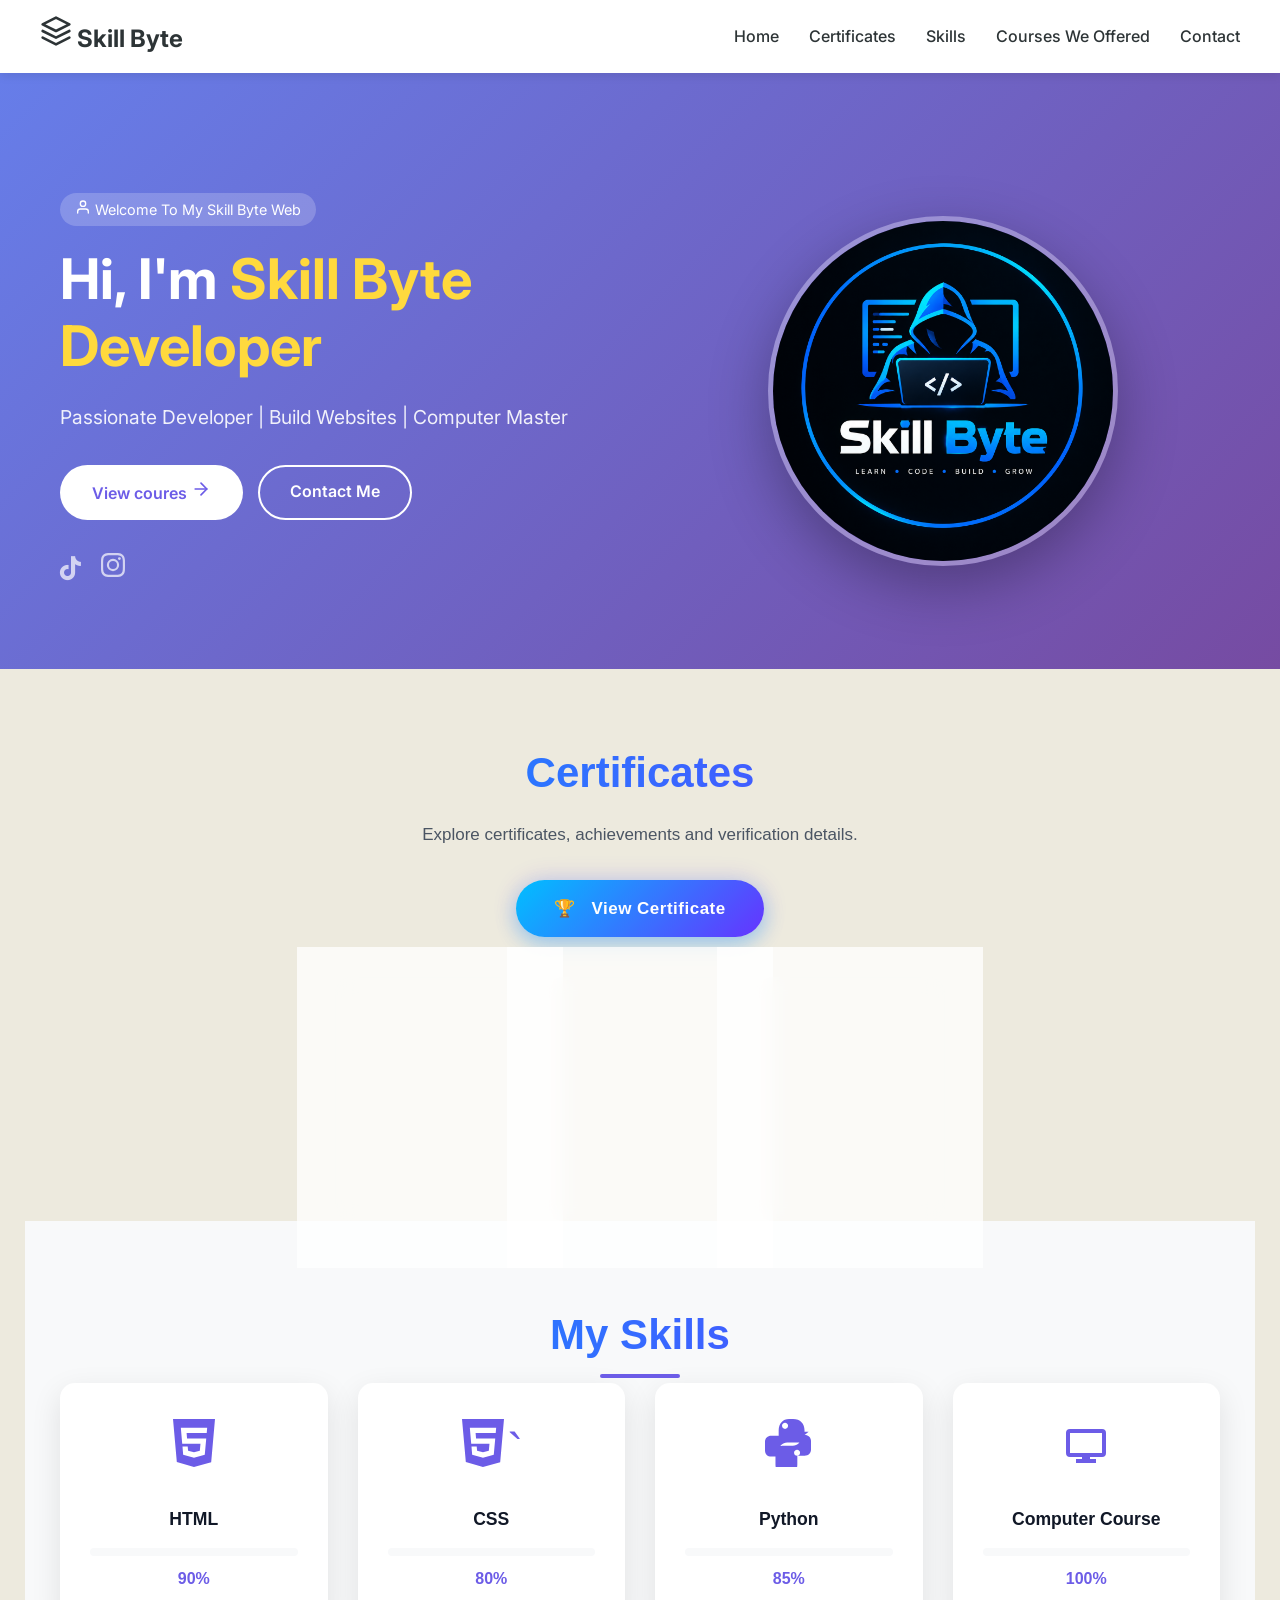
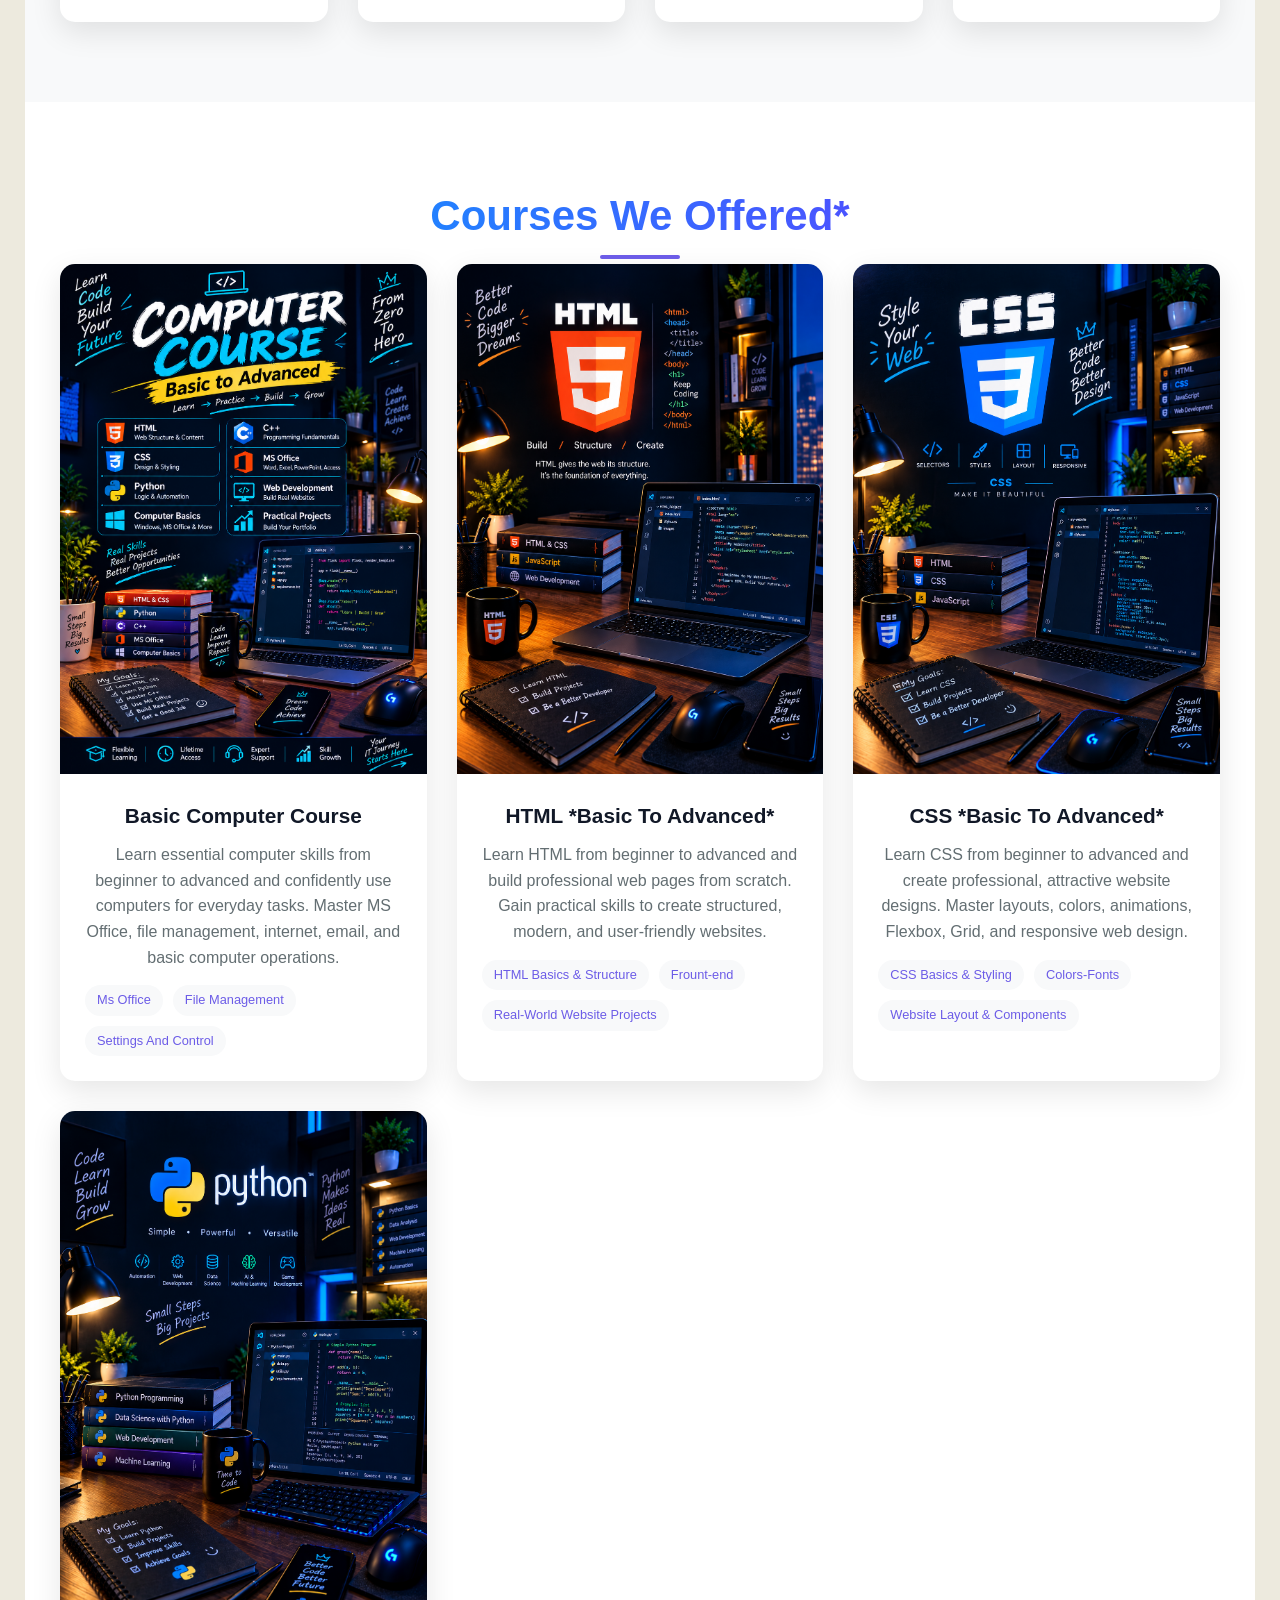
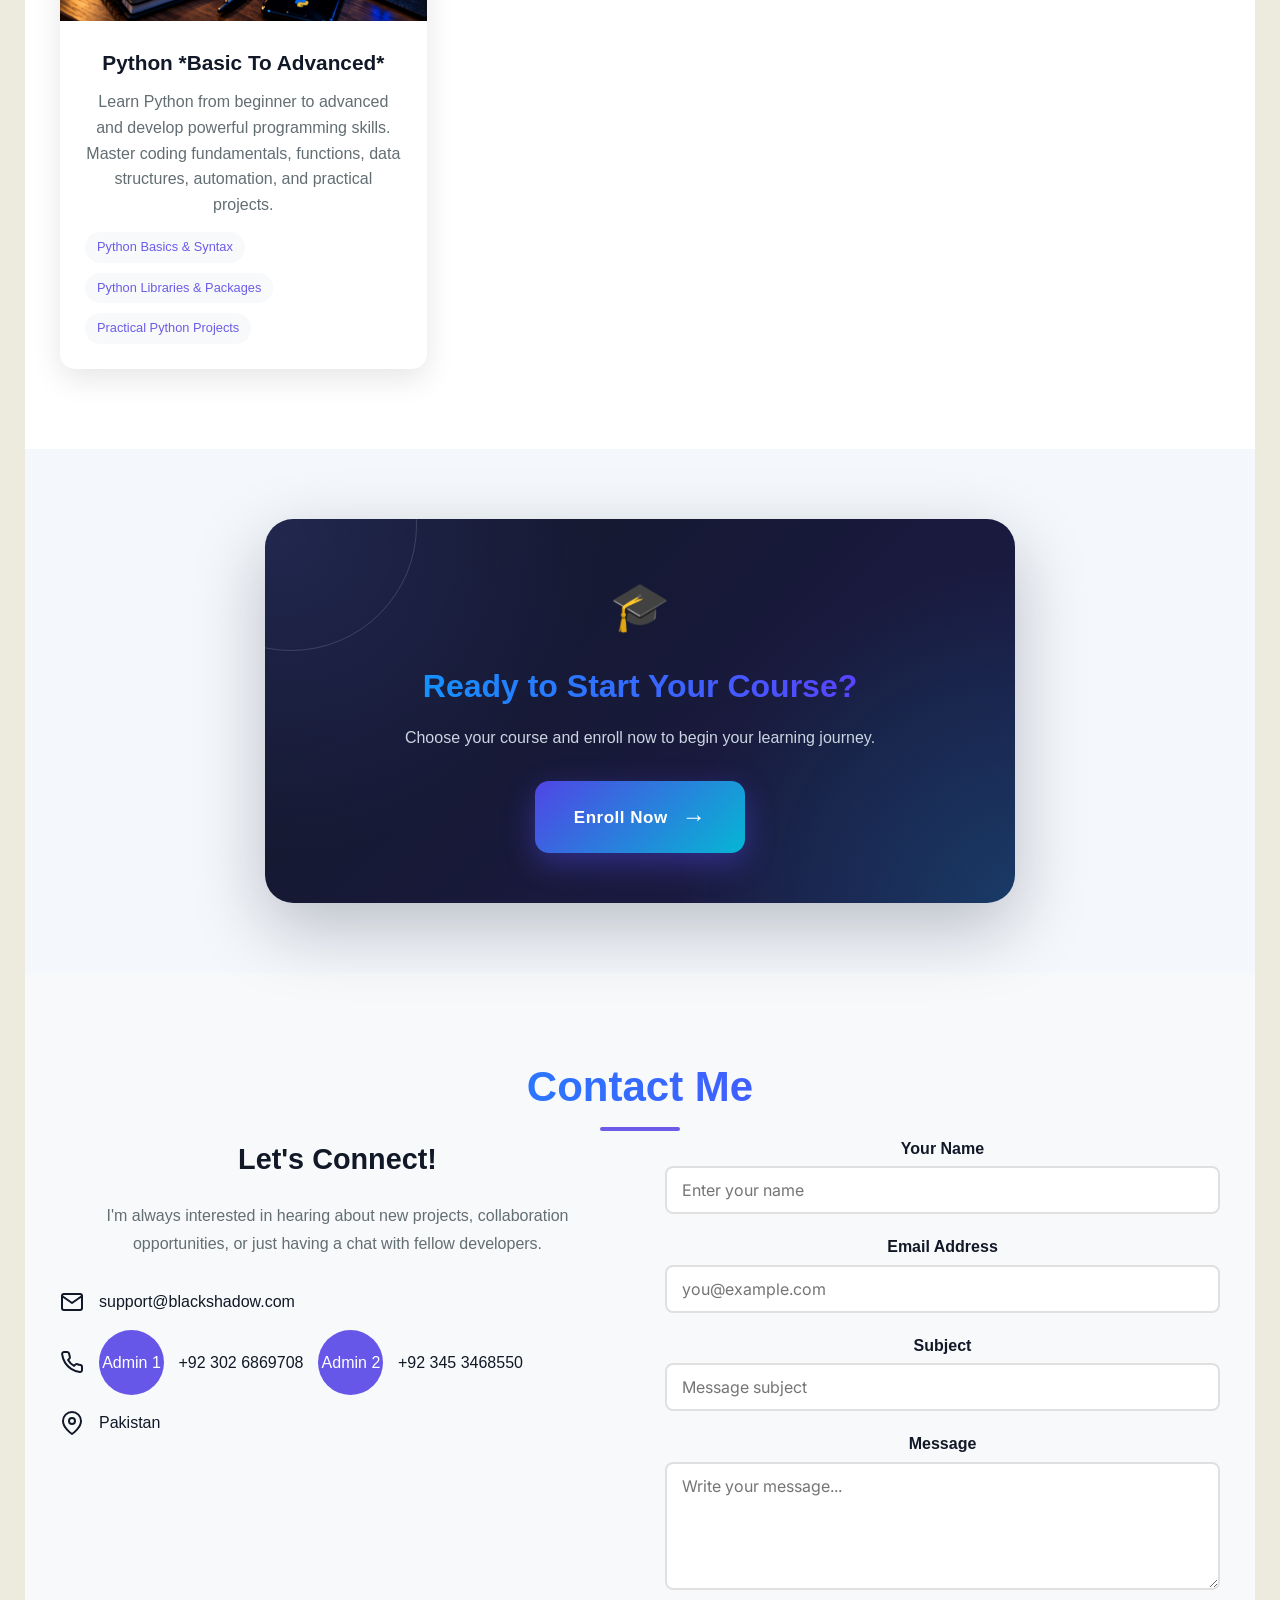
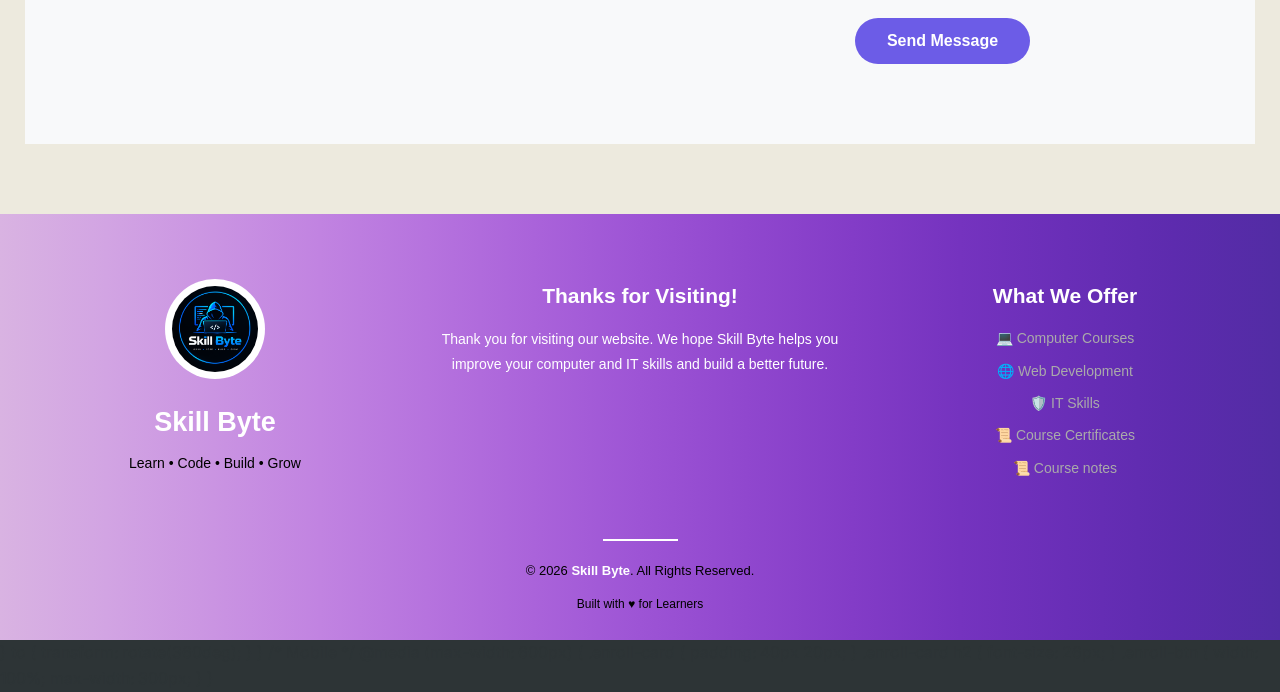
<file: MyPortifolio/index.html>
<!DOCTYPE html>
<html lang="en">
<head>
    <meta charset="UTF-8">
    <meta name="viewport" content="width=device-width, initial-scale=1.0">
    <title> SKILL BYTE</title>
     <link rel="icon" type="image/png" href="my.png">
    <!-- Google Fonts -->
    <link href="https://fonts.googleapis.com/css2?family=Inter:wght@300;400;600;700;800&display=swap" rel="stylesheet">
    
    <!-- Font Awesome Icons -->
    <link rel="stylesheet" href="https://cdnjs.cloudflare.com/ajax/libs/font-awesome/6.0.0/css/all.min.css">
    
    <!-- CSS -->
    <link rel="stylesheet" href="style.css">
</head>
<body>
    
    <a href="#main-content" class="skip-link">Skip to main content</a>
    <header class="header" role="banner">
        <div class="container header-content">
            <div class="logo">
                <a href="#home" aria-label="Home">
                    <svg class="logo-icon" width="32" height="32" viewBox="0 0 24 24" fill="none" stroke="currentColor" stroke-width="2" stroke-linecap="round" stroke-linejoin="round">
                        <path d="M12 2L2 7l10 5 10-5-10-5z"/>
                        <path d="M2 17l10 5 10-5"/>
                        <path d="M2 12l10 5 10-5"/>
                    </svg>
                    <span class="logo-text">Skill Byte</span>
                </a>
            </div>
            
            <nav class="nav" aria-label="Main navigation">
                <ul class="nav-links" role="menubar">
                    <li role="none"><a href="#home" role="menuitem">Home</a></li>
                    <li role="none"><a href="#certificates" role="menuitem">Certificates</a></li>
                    <li role="none"><a href="#skills" role="menuitem">Skills</a></li>
                    <li role="none"><a href="#projects" role="menuitem">Courses We Offered</a></li>
                    <li role="none"><a href="#contact" role="menuitem">Contact</a></li>
                </ul>
            </nav>
            
            <!-- Mobile Menu Button -->
            <button class="menu-toggle" aria-label="Toggle navigation menu" aria-expanded="false">
                <svg width="24" height="24" viewBox="0 0 24 24" fill="none" stroke="currentColor" stroke-width="2" stroke-linecap="round" stroke-linejoin="round">
                    <line x1="3" y1="12" x2="21" y2="12"/>
                    <line x1="3" y1="6" x2="21" y2="6"/>
                    <line x1="3" y1="18" x2="21" y2="18"/>
                </svg>
            </button>
        </div>
    </header>

    <!-- Course Admission Moving Line -->
    <div class="admission-ticker">
        <div class="admission-text">
            📢 Course Admission Ends: 2/2/2026 &nbsp; • &nbsp; Enroll Now!
        </div>
    </div>

    <style>
        .admission-ticker {
            width: 100%;
            overflow: hidden;
            background: linear-gradient(90deg, #667eea, #764ba2);
            padding: 12px 0;
            white-space: nowrap;
            cursor: pointer;
        }

        .admission-text {
            display: inline-block;
            color: white;
            font-size: 18px;
            font-weight: 600;
            padding-left: 100%;
            animation: admissionMove 12s linear infinite;
        }

        .admission-ticker:hover .admission-text {
            animation-play-state: paused;
        }

        @keyframes admissionMove {
            from {
                transform: translateX(0);
            }
            to {
                transform: translateX(-100%);
            }
        }
    </style>

    <main id="main-content" role="main">
        <section id="home" class="hero" aria-labelledby="hero-title">
            <div class="container hero-content">
                <div class="hero-text">
                    <span class="hero-badge">
                        <svg width="16" height="16" viewBox="0 0 24 24" fill="none" stroke="currentColor" stroke-width="2" stroke-linecap="round" stroke-linejoin="round">
                            <path d="M20 21v-2a4 4 0 0 0-4-4H8a4 4 0 0 0-4 4v2"/>
                            <circle cx="12" cy="7" r="4"/>
                        </svg>
                        Welcome To My Skill Byte Web
                    </span>
                    
                    <h1 id="hero-title" class="hero-title">
                        Hi, I'm <span class="highlight"> Skill Byte Developer</span>
                        
                    </h1>
                    
                    <p class="hero-subtitle">
                        Passionate Developer | Build Websites | Computer Master
                    </p>
                    
                    <div class="hero-buttons">
                        <a href="#projects" class="btn btn-primary">
                            View coures
                            <svg width="20" height="20" viewBox="0 0 24 24" fill="none" stroke="currentColor" stroke-width="2" stroke-linecap="round" stroke-linejoin="round">
                                <line x1="5" y1="12" x2="19" y2="12"/>
                                <polyline points="12 5 19 12 12 19"/>
                            </svg>
                        </a>
                        <a href="#contact" class="btn btn-secondary">
                            Contact Me
                        </a>
                    </div>
                    
                    <div class="hero-social">
                            <a href="https://www.tiktok.com/@mutlib000?is_from_webapp=1&sender_device=pc" target="_blank" rel="noopener">
    <i class="fab fa-tiktok"></i>
</a>
                        </a>
                        <a href="https://Instagram.com/aneesnawaz.369" target="_blank" rel="noopener noreferrer" aria-label="Instagram">
                            <svg width="24" height="24" viewBox="0 0 24 24" fill="currentColor">
                                <path d="M12 2.163c3.204 0 3.584.012 4.85.07 3.252.148 4.771 1.691 4.919 4.919.058 1.265.069 1.645.069 4.849 0 3.205-.012 3.584-.069 4.849-.149 3.225-1.664 4.771-4.919 4.919-1.266.058-1.644.07-4.85.07-3.204 0-3.584-.012-4.849-.07-3.26-.149-4.771-1.699-4.919-4.92-.058-1.265-.07-1.644-.07-4.849 0-3.204.013-3.583.07-4.849.149-3.227 1.664-4.771 4.919-4.919 1.266-.057 1.645-.069 4.849-.069zM12 0C8.741 0 8.333.014 7.053.072 2.695.272.273 2.69.073 7.052.014 8.333 0 8.741 0 12c0 3.259.014 3.668.072 4.948.2 4.358 2.618 6.78 6.98 6.98C8.333 23.986 8.741 24 12 24c3.259 0 3.668-.014 4.948-.072 4.354-.2 6.782-2.618 6.979-6.98.059-1.28.073-1.689.073-4.948 0-3.259-.014-3.667-.072-4.947-.196-4.354-2.617-6.78-6.979-6.98C15.668.014 15.259 0 12 0zm0 5.838a6.162 6.162 0 1 0 0 12.324 6.162 6.162 0 0 0 0-12.324zM12 16a4 4 0 1 1 0-8 4 4 0 0 1 0 8zm6.406-11.845a1.44 1.44 0 1 0 0 2.881 1.44 1.44 0 0 0 0-2.881z"/>
                            </svg>
                        </a>
                    </div>
                </div>
                
                <div class="hero-image">
                    <div class="profile-image-wrapper">
                        <img src="my.png" alt="Muhammad aneesnawaz - Cybersecurity Developer" loading="lazy">
                    </div>
                </div>
            </div>
        </section>
        <!--Certificate Whole Button code-->
<section>
 <!-- ================= CERTIFICATE SECTION ================= -->
<section id="certificates" class="certificate-section">

    <style>
        /* ===== CERTIFICATE SECTION ===== */

        .certificate-section {
            max-width: 100%;
            margin: 0 auto;
            padding: 70px 25px;
            text-align: center;
            font-family: Arial, sans-serif;

            /* Alabaster Background */
            background: #EDEADE;

            color: #111827;
        }

        /* ===== HEADING ===== */

        .certificate-section h2 {
            font-size: 42px;
            margin: 0 0 15px;
            font-weight: 800;

            background: linear-gradient(
                90deg,
                #00a8ff,
                #6c2cff,
                #e52e91
            );

            -webkit-background-clip: text;
            -webkit-text-fill-color: transparent;

            background-size: 200% auto;
            animation: gradientMove 4s linear infinite;
        }

        /* ===== DESCRIPTION ===== */

        .certificate-subtitle {
            color: #4b5563;
            font-size: 17px;

            margin: 0 auto 32px;

            max-width: 650px;

            line-height: 1.6;

            text-align: center;
        }

        /* ===== VIEW CERTIFICATE BUTTON ===== */

        .certificate-btn {
            display: inline-flex;

            align-items: center;
            justify-content: center;

            padding: 15px 38px;

            border-radius: 50px;

            text-decoration: none;

            color: #ffffff;

            font-size: 17px;
            font-weight: bold;

            letter-spacing: 0.5px;

            background: linear-gradient(
                135deg,
                #00bfff,
                #6633ff,
                #ed3b9a
            );

            background-size: 200% 200%;

            box-shadow:
                0 8px 20px rgba(0, 170, 255, 0.30),
                0 0 25px rgba(102, 51, 255, 0.20);

            transition: all 0.35s ease;

            margin: 0 auto;
        }

        /* Button Hover */

        .certificate-btn:hover {
            transform: translateY(-5px) scale(1.04);

            background-position: 100% 50%;

            box-shadow:
                0 12px 30px rgba(0, 170, 255, 0.45),
                0 0 40px rgba(102, 51, 255, 0.35),
                0 0 60px rgba(237, 59, 154, 0.25);
        }

        /* ===== CERTIFICATE CARDS CONTAINER ===== */

        .certificate-points {
            display: flex;

            justify-content: center;

            align-items: stretch;

            gap: 20px;

            margin-top: 40px;

            flex-wrap: wrap;
        }

        /* ===== CERTIFICATE CARD ===== */

        .certificate-card {
            width: 190px;

            padding: 25px 18px;

            border-radius: 18px;

            background: rgba(255, 255, 255, 0.75);

            border: 1px solid rgba(80, 80, 80, 0.18);

            box-shadow:
                0 8px 25px rgba(0, 0, 0, 0.08);

            backdrop-filter: blur(10px);

            transition: all 0.35s ease;
        }

        /* ===== CARD HOVER ===== */

        .certificate-card:hover {
            transform: translateY(-9px);

            border-color: #00a8ff;

            box-shadow:
                0 15px 35px rgba(0, 168, 255, 0.20),
                0 0 25px rgba(102, 51, 255, 0.12);
        }

        /* ===== CENTER ICON ===== */

        .certificate-icon {
            display: flex;

            align-items: center;
            justify-content: center;

            margin: 0 auto 12px;

            width: 55px;
            height: 55px;

            border-radius: 50%;

            font-size: 27px;

            background: linear-gradient(
                135deg,
                #00bfff,
                #6633ff
            );

            box-shadow:
                0 5px 15px rgba(0, 150, 255, 0.25);

            transition: all 0.35s ease;
        }

        /* Icon Hover */

        .certificate-card:hover .certificate-icon {
            transform: scale(1.12) rotate(5deg);

            box-shadow:
                0 8px 25px rgba(0, 170, 255, 0.40);
        }

        /* ===== CARD TITLE ===== */

        .certificate-card h3 {
            margin: 8px 0;

            font-size: 17px;

            color: #111827;

            text-align: center;
        }

        /* ===== CARD DESCRIPTION ===== */

        .certificate-card p {
            margin: 8px 0 0;

            font-size: 13px;

            color: #596273;

            line-height: 1.6;

            text-align: center;
        }

        /* ===== GRADIENT ANIMATION ===== */

        @keyframes gradientMove {

            0% {
                background-position: 0% 50%;
            }

            50% {
                background-position: 100% 50%;
            }

            100% {
                background-position: 0% 50%;
            }
        }

        /* ===== MOBILE RESPONSIVE ===== */

        @media (max-width: 600px) {

            .certificate-section {
                padding: 55px 18px;
            }

            .certificate-section h2 {
                font-size: 34px;
            }

            .certificate-subtitle {
                font-size: 15px;
            }

            .certificate-card {
                width: 100%;
                max-width: 280px;
            }
        }

    </style>
 
<h2 id="certificates-title">Certificates</h2>

<p class="certificate-subtitle">
    Explore certificates, achievements and verification details.
</p>

<a href="certficate.html" target="_blank" class="certificate-btn">
    🏆 &nbsp; View Certificate
</a>

<div class="certificate-points">

    <div class="certificate-card">
        <div class="certificate-icon">🎓</div>
        <h3>Certificate Demo</h3>
        <p>
            View a sample certificate and its professional design.
        </p>
    </div>

    <div class="certificate-card">
        <div class="certificate-icon">🔐</div>
        <h3>Certificate Verification</h3>
        <p>
            Verify certificate details using the verification system.
        </p>
    </div>

    <div class="certificate-card">
        <div class="certificate-icon">📜</div>
        <h3>Your Certificates</h3>
        <p>
            Explore my completed courses and certificates.
        </p>
    </div>

</div>
<!--Whole certificate Code end-->
        <section id="skills" class="skills" aria-labelledby="skills-title">
            <div class="container">
                <h2 id="skills-title" class="section-title">My Skills</h2>
                
                <div class="skills-grid">
                    <!-- Skill 1: HTML -->
                    <div class="skill-card">
                        <div class="skill-icon">
                            <svg width="48" height="48" viewBox="0 0 24 24" fill="currentColor">
                                <path d="M1.5 0h21l-1.91 21.563L11.977 24l-8.565-2.438L1.5 0zm7.031 9.75l-.232-2.718 10.059.003.23-2.622L5.412 4.41l.698 8.01h9.126l-.326 3.426-2.91.804-2.955-.81-.188-2.11H6.248l.33 4.171L12 19.351l5.379-1.443.744-8.157H8.531z"/>
                            </svg>
                        </div>
                        <h3>HTML</h3>
                        <div class="skill-bar">
                            <div class="skill-progress" data-progress="90" style="width: 0%;" role="progressbar" aria-valuenow="90" aria-valuemin="0" aria-valuemax="100"></div>
                        </div>
                        <span class="skill-percentage">90%</span>
                    </div>
                    
                    <!-- Skill 2: CSS -->
                    <div class="skill-card">
                        <div class="skill-icon">
                           <svg width="48" height="48" viewBox="0 0 24 24" fill="currentColor">
    <path d="M1.5 0h21l-1.91 21.563L11.977 24l-8.564-2.438L1.5 0zm7.031 9.75l-.232-2.718 10.059.003.23-2.622L5.412 4.41l.698 8.01h9.126l-.326 3.426-2.91.804-2.955-.81-.188-2.11H6.248l.33 4.171L12 19.351l5.379-1.443.744-8.157H8.531z"/>
</svg>`
                        </div>
                        <h3>CSS</h3>
                        <div class="skill-bar">
                            <div class="skill-progress" data-progress="80" style="width: 0%;" role="progressbar" aria-valuenow="80" aria-valuemin="0" aria-valuemax="100"></div>
                        </div>
                        <span class="skill-percentage">80%</span>
                    </div>
                    <!-- Skill 3: Python -->
                    <div class="skill-card">
                        <div class="skill-icon">
                            <svg width="48" height="48" viewBox="0 0 24 24" fill="currentColor">
                                <path d="M12.042 0C8.934 0 6.839 2.38 6.839 5.631v2.772H3.192C1.237 8.403 0 9.64 0 11.479v4.253c0 1.84 1.237 3.077 3.192 3.077h3.647v-2.772c0-2.287 1.955-4.243 4.243-4.243h5.24c1.918 0 3.44-1.523 3.44-3.44V5.63c0-3.251-2.105-5.63-5.72-5.63zm-2.024 1.928c.832 0 1.508.675 1.508 1.508 0 .833-.676 1.509-1.508 1.509-.833 0-1.508-.676-1.508-1.509 0-.833.675-1.508 1.508-1.508zm11.793 4.486h-3.647v2.772c0 2.287-1.955 4.243-4.243 4.243h-5.24c-1.918 0-3.44 1.523-3.44 3.44v5.902c0 3.251 2.105 5.63 5.72 5.63 3.108 0 5.203-2.38 5.203-5.631V18.37h3.647c1.955 0 3.192-1.237 3.192-3.077v-4.253c0-1.84-1.237-3.077-3.192-3.077zm-5.779 11.97c-.833 0-1.508-.676-1.508-1.509 0-.833.675-1.508 1.508-1.508.833 0 1.508.675 1.508 1.508 0 .833-.675 1.509-1.508 1.509z"/>
                            </svg>
                        </div>
                        <h3>Python</h3>
                        <div class="skill-bar">
                            <div class="skill-progress" data-progress="85" style="width: 0%;" role="progressbar" aria-valuenow="85" aria-valuemin="0" aria-valuemax="100"></div>
                        </div>
                        <span class="skill-percentage">85%</span>
                    </div>
                    
                    <!-- Skill 4: computer coures -->
                    <div class="skill-card">
                        <div class="skill-icon">
                             <svg width="48" height="48" viewBox="0 0 24 24" fill="currentColor">
    <path d="M4 5h16a2 2 0 0 1 2 2v10a2 2 0 0 1-2 2h-6v1h3v2H7v-2h3v-1H4a2 2 0 0 1-2-2V7a2 2 0 0 1 2-2zm0 2v10h16V7H4z"/>
                            </svg>
                        </div>
                        <h3>Computer Course</h3>
                        <div class="skill-bar">
                            <div class="skill-progress" data-progress="100" style="width: 0%;" role="progressbar" aria-valuenow="75" aria-valuemin="0" aria-valuemax="100"></div>
                        </div>
                        <span class="skill-percentage">100%</span>
                    </div>
                </div>
            </div>
        </section>
        <section id="projects" class="projects" aria-labelledby="projects-title">
            <div class="container">
                <h2 id="projects-title" class="section-title"> Courses We Offered*</h2>
                
                <div class="projects-grid">
                    <div class="project-card">
                        <div class="project-image">
                            <img src="computer course.png" alt="RAT C2 Server Dashboard" loading="lazy">
                            <div class="project-overlay">
                                <a href="basic-computer-course.html" class="btn btn-primary">View Course</a>
                            </div>
                        </div>
                        <div class="project-content">
                            <h3>Basic Computer Course</h3>
                            <p>Learn essential computer skills from beginner to advanced and confidently use computers for everyday tasks. Master MS Office, file management, internet, email, and basic computer operations.
</p>
                            <div class="project-tags">
                                <span>Ms Office</span>
                                <span>File Management</span>
                                <span>Settings And Control</span>
                            </div>
                        </div>
                    </div>
                    <div class="project-card">
                        <div class="project-image">
                            <img src="Html Course.png" alt="DDOS Attack Tool" loading="lazy">
                            <div class="project-overlay">
                                <a href="html-course.html" class="btn btn-primary">View  Course</a>
                            </div>
                        </div>
                        <div class="project-content">
                            <h3>HTML *Basic To Advanced*</h3>
                            <p> Learn HTML from beginner to advanced and build professional web pages from scratch. Gain practical skills to create structured, modern, and user-friendly websites.
</p>
                            <div class="project-tags">
                                <span>HTML Basics & Structure</span>
                                <span>Frount-end</span>
                                <span>Real-World Website Projects</span>
                            </div>
                        </div>
                    </div>
                    <div class="project-card">
                        <div class="project-image">
                            <img src="Css Course.png" alt="Evil Twin Attack Tool" loading="lazy">
                            <div class="project-overlay">
                                <a href="css-course.html" class="btn btn-primary">View  Course</a>
                            </div>
                        </div>
                        <div class="project-content">
                            <h3>CSS *Basic To Advanced*</h3>
                            <p>Learn CSS from beginner to advanced and create professional, attractive website designs. Master layouts, colors, animations, Flexbox, Grid, and responsive web design.
</p>
                            <div class="project-tags">
                                <span>CSS Basics & Styling</span>
                                <span>Colors-Fonts</span>
                                <span>Website Layout & Components</span>
                            </div>
                        </div>
                    </div>
                    <div class="project-card">
                        <div class="project-image">
                            <img src="Python Course.png" alt="Phishing Framework" loading="lazy">
                            <div class="project-overlay">
                                <a href="python-course.html" class="btn btn-primary">View  Course</a>
                            </div>
                        </div>
                        <div class="project-content">
                            <h3>Python *Basic To Advanced*</h3>
                            <p>Learn Python from beginner to advanced and develop powerful programming skills. Master coding fundamentals, functions, data structures, automation, and practical projects.
</p>
                            <div class="project-tags">
                                <span>Python Basics & Syntax</span>
                                <span>Python Libraries & Packages</span>
                                <span>Practical Python Projects</span>
                            </div>
                        </div>
                    </div>
                </div>
            </div>
        </section>
         <!-- ENROLL NOW SECTION -->
<section class="enroll-section">

    <div class="enroll-card">

        <div class="enroll-icon">🎓</div>

        <h2>Ready to Start Your Course?</h2>

        <p>
            Choose your course and enroll now to begin your learning journey.
        </p>

        <a
            href="https://docs.google.com/forms/d/e/1FAIpQLScaTv36a60xlTJQj8ZW9aI-PX7JhJSoElMJYIdRPEOusbQuXw/viewform?usp=publish-editor"
            target="_blank"
            class="enroll-btn"
        >
            <span>Enroll Now</span>
            <span class="arrow">→</span>
        </a>

    </div>

</section>


<style>
    /* =========================
       ENROLL NOW SECTION
    ========================== */

    .enroll-section {
        padding: 70px 20px;
        display: flex;
        justify-content: center;
        background: #f4f7fb;
    }

    .enroll-card {
        width: 100%;
        max-width: 750px;
        padding: 50px 30px;
        text-align: center;
        border-radius: 28px;
        background:
            radial-gradient(
                circle at top left,
                rgba(99,102,241,0.20),
                transparent 40%
            ),
            radial-gradient(
                circle at bottom right,
                rgba(6,182,212,0.20),
                transparent 40%
            ),
            linear-gradient(135deg, #111827, #1e1b4b);

        box-shadow:
            0 25px 70px rgba(15,23,42,0.25);

        position: relative;
        overflow: hidden;
    }

    .enroll-card::before {
        content: "";
        position: absolute;
        width: 250px;
        height: 250px;
        border: 1px solid rgba(255,255,255,0.15);
        border-radius: 50%;
        top: -120px;
        left: -100px;
        animation: enrollRotate 10s linear infinite;
    }

    .enroll-icon {
        font-size: 48px;
        margin-bottom: 15px;
        position: relative;
        z-index: 2;
    }

    .enroll-card h2 {
        color: white;
        font-size: 32px;
        margin-bottom: 12px;
        position: relative;
        z-index: 2;
    }

    .enroll-card p {
        color: #cbd5e1;
        font-size: 16px;
        line-height: 1.7;
        max-width: 550px;
        margin: 0 auto 30px;
        position: relative;
        z-index: 2;
    }

    /* =========================
       HEAVY ENROLL BUTTON
    ========================== */

    .enroll-btn {
        position: relative;
        display: inline-flex;
        align-items: center;
        justify-content: center;
        gap: 14px;

        padding: 17px 32px;
        min-width: 210px;

        color: white;
        text-decoration: none;
        font-size: 17px;
        font-weight: 800;
        letter-spacing: 0.5px;

        border-radius: 14px;

        background: linear-gradient(
            135deg,
            #4f46e5,
            #06b6d4
        );

        box-shadow:
            0 10px 30px rgba(79,70,229,0.45);

        overflow: hidden;
        transition: all 0.35s ease;

        z-index: 2;
    }

    /* Shine effect */

    .enroll-btn::before {
        content: "";
        position: absolute;
        top: 0;
        left: -120%;
        width: 80%;
        height: 100%;

        background: linear-gradient(
            90deg,
            transparent,
            rgba(255,255,255,0.45),
            transparent
        );

        transform: skewX(-20deg);
        transition: 0.6s;
    }

    .enroll-btn:hover::before {
        left: 140%;
    }

    .enroll-btn:hover {
        transform: translateY(-5px) scale(1.03);

        box-shadow:
            0 18px 45px rgba(79,70,229,0.55);
    }

    .enroll-btn:active {
        transform: translateY(-1px) scale(0.98);
    }

    .enroll-btn .arrow {
        font-size: 24px;
        transition: transform 0.3s ease;
    }

    .enroll-btn:hover .arrow {
        transform: translateX(7px);
    }

    @keyframes enrollRotate {
        from {
            transform: rotate(0deg);
        }

        to {
            transform: rotate(360deg);
        }
    }

    /* Mobile */

    @media (max-width: 600px) {

        .enroll-card {
            padding: 40px 20px;
        }

        .enroll-card h2 {
            font-size: 26px;
        }

        .enroll-btn {
            width: 100%;
            max-width: 300px;
        }
    }
</style>
        <!-- ================= CONTACT SECTION ================= -->
<section id="contact" class="contact" aria-labelledby="contact-title">
    <div class="container">

        <h2 id="contact-title" class="section-title">Contact Me</h2>

        <div class="contact-content">

            <!-- CONTACT INFORMATION -->
            <div class="contact-info">

                <h3>Let's Connect!</h3>

                <p>
                    I'm always interested in hearing about new projects,
                    collaboration opportunities, or just having a chat with
                    fellow developers.
                </p>

                <div class="contact-details">

                    <!-- Email -->
                    <div class="contact-item">
                        <svg width="24" height="24" viewBox="0 0 24 24"
                            fill="none" stroke="currentColor"
                            stroke-width="2" stroke-linecap="round"
                            stroke-linejoin="round">

                            <path d="M4 4h16c1.1 0 2 .9 2 2v12
                            c0 1.1-.9 2-2 2H4c-1.1 0-2-.9-2-2V6
                            c0-1.1.9-2 2-2z"/>

                            <polyline points="22,6 12,13 2,6"/>
                        </svg>

                        <span>support@blackshadow.com</span>
                    </div>

                    <!-- Phone -->
                    <div class="contact-item">
                        <svg width="24" height="24" viewBox="0 0 24 24"
                            fill="none" stroke="currentColor"
                            stroke-width="2" stroke-linecap="round"
                            stroke-linejoin="round">

                            <path d="M22 16.92v3a2 2 0 0 1-2.18 2
                            19.79 19.79 0 0 1-8.63-3.07
                            19.5 19.5 0 0 1-6-6
                            19.79 19.79 0 0 1-3.07-8.67
                            A2 2 0 0 1 4.11 2h3a2 2 0 0 1 2 1.72
                            12.84 12.84 0 0 0 .7 2.81
                            2 2 0 0 1-.45 2.11L8.09 9.91
                            a16 16 0 0 0 6 6l1.27-1.27
                            a2 2 0 0 1 2.11-.45
                            12.84 12.84 0 0 0 2.81.7
                            A2 2 0 0 1 22 16.92z"/>
                        </svg>

                        <span><i>Admin 1</i> +92 302 6869708</span>
                        <span><i>Admin 2</i> +92 345 3468550</span>
                    </div>

                    <!-- Location -->
                    <div class="contact-item">
                        <svg width="24" height="24" viewBox="0 0 24 24"
                            fill="none" stroke="currentColor"
                            stroke-width="2" stroke-linecap="round"
                            stroke-linejoin="round">

                            <path d="M21 10c0 7-9 13-9 13
                            S3 17 3 10a9 9 0 0 1 18 0z"/>

                            <circle cx="12" cy="10" r="3"/>
                        </svg>

                        <span>Pakistan</span>
                    </div>

                </div>
            </div>


            <!-- ================= CONTACT FORM ================= -->
            <form
                id="contactForm"

                action="https://api.web3forms.com/submit"
                method="POST"
            >

                <!--
                    WEB3FORMS ACCESS KEY
                    Replace YOUR_ACCESS_KEY_HERE later
                    with your real Web3Forms Access Key.
                -->
                <input
                    type="hidden"
                    name="access_key"
                    value="04a0bb4f-ceb2-4142-bb43-acafbd70fad0"
                >

                <!-- Email Subject -->
                <input
                    type="hidden"
                    name="from_name"
                    value="Skill Byte Website"
                >

                <!-- NAME -->
                <div class="form-group">
                    <label for="name">Your Name</label>

                    <input
                        type="text"
                        id="name"
                        name="name"
                        placeholder="Enter your name"
                        required
                        aria-required="true"
                    >

                    <span class="error-message"></span>
                </div>


                <!-- EMAIL -->
                <div class="form-group">
                    <label for="email">Email Address</label>

                    <input
                        type="email"
                        id="email"
                        name="email"
                        placeholder="you@example.com"
                        required
                        aria-required="true"
                    >

                    <span class="error-message"></span>
                </div>


                <!-- SUBJECT -->
                <div class="form-group">
                    <label for="subject">Subject</label>

                    <input
                        type="text"
                        id="subject"
                        name="subject"
                        placeholder="Message subject"
                    >

                    <span class="error-message"></span>
                </div>


                <!-- MESSAGE -->
                <div class="form-group">
                    <label for="message">Message</label>

                    <textarea
                        id="message"
                        name="message"
                        rows="5"
                        placeholder="Write your message..."
                        required
                        aria-required="true"
                    ></textarea>

                    <span class="error-message"></span>
                </div>


                <!-- SUCCESS REDIRECT -->
                <input
                    type="hidden"
                    name="redirect"
                    value="https://web3forms.com/success"
                >


                <!-- SEND BUTTON -->
                <button type="submit" class="btn btn-primary">

                    <span id="submitText">
                        Send Message
                    </span>

                    <span id="submitSpinner" style="display: none;">

                        <svg
                            width="20"
                            height="20"
                            viewBox="0 0 24 24"
                            fill="none"
                            stroke="currentColor"
                            stroke-width="2"
                            stroke-linecap="round"
                            stroke-linejoin="round"
                            class="fa-spin"
                        >

                            <line x1="12" y1="2" x2="12" y2="6"/>
                            <line x1="12" y1="18" x2="12" y2="22"/>
                            <line x1="4.93" y1="4.93" x2="7.76" y2="7.76"/>
                            <line x1="16.24" y1="16.24" x2="19.07" y2="19.07"/>
                            <line x1="2" y1="12" x2="6" y2="12"/>
                            <line x1="18" y1="12" x2="22" y2="12"/>
                            <line x1="4.93" y1="19.07" x2="7.76" y2="16.24"/>
                            <line x1="16.24" y1="7.76" x2="19.07" y2="4.93"/>

                        </svg>

                        Sending...

                    </span>

                </button>

            </form>

        </div>
    </div>
</section>
<!-- ================= END CONTACT SECTION ================= -->
    </main>
     
      <!-- ================= FOOTER ================= -->

<footer class="skill-footer">

    <div class="footer-container">

        <!-- Logo & Brand -->
        <div class="footer-brand">

            <img 
                src="my.png" 
                alt="Skill Byte Logo"
                class="footer-logo"
            >

            <h2>Skill Byte</h2>

            <p class="footer-tagline">
                Learn • Code • Build • Grow
            </p>

        </div>


        <!-- Thank You Message -->
        <div class="footer-message">

            <h3>Thanks for Visiting!</h3>

            <p>
                Thank you for visiting our website.
                We hope Skill Byte helps you improve your
                computer and IT skills and build a better future.
            </p>

        </div>


        <!-- Quick Information -->
        <div class="footer-info">

            <h3>What We Offer</h3>

            <p>💻 Computer Courses</p>
            <p>🌐 Web Development</p>
            <p>🛡️ IT Skills</p>
            <p>📜 Course Certificates
            <p>📜 Course notes</p>
            </p>

        </div>

    </div>


    <!-- Bottom Footer -->
    <div class="footer-bottom">

        <div class="footer-line"></div>

        <p>
            © 2026 <strong>Skill Byte</strong>. All Rights Reserved.
        </p>

        <span>
            Built with ♥ for Learners
        </span>

    </div>

</footer>


<style>

/* ================= FOOTER ================= */

.skill-footer{
    width:100%;
    background:  linear-gradient(90deg, #d9b3e2 0.000%, #d2a4e3 8.333%, #ca94e2 16.667%, #c183e1 25.000%, #b673de 33.333%, #aa63da 41.667%, #9d54d5 50.000%, #9047ce 58.333%, #833cc7 66.667%, #7533bf 75.000%, #692eb7 83.333%, #5d2bae 91.667%, #522ca4 100.000%);
    color:#fff;
    padding:65px 20px 25px;
    font-family:Arial, Helvetica, sans-serif;
}

/* Container */

.footer-container{
    max-width:1150px;
    margin:auto;

    display:grid;
    grid-template-columns:
        1fr 1.5fr 1fr;

    gap:50px;
    align-items:start;
}


/* Brand */

.footer-brand{
    text-align:center;
}

.footer-logo{
    width:100px;
    height:100px;

    object-fit:contain;

    background:#fff;
    border-radius:50%;

    padding:7px;

    margin-bottom:15px;

    transition:.4s ease;
}

.footer-logo:hover{
    transform:scale(1.08) rotate(3deg);
    box-shadow:0 0 25px rgba(255,255,255,.25);
}

.footer-brand h2{
    font-size:27px;
    margin-bottom:8px;
    font-weight:900;
}

.footer-tagline{
    color:black;
    font-size:14px;
}


/* Message */

.footer-message{
    text-align:center;
}

.footer-message h3,
.footer-info h3{
    font-size:21px;
    margin-bottom:15px;
    color:#fff;
}

.footer-message p{
    color:white;
    font-size:14px;
    line-height:1.8;
    max-width:430px;
    margin:auto;
}


/* Information */

.footer-info{
    text-align:center;
}

.footer-info p{
    color:#aaa;
    font-size:14px;
    margin:10px 0;
    transition:.3s ease;
}

.footer-info p:hover{
    color:#fff;
    transform:translateX(3px);
}


/* Bottom */

.footer-bottom{
    max-width:1150px;
    margin:50px auto 0;
    text-align:center;
}

.footer-line{
    width:75px;
    height:2px;
    background:#fff;
    margin:0 auto 20px;
}

.footer-bottom p{
    color:black;
    font-size:13px;
    margin-bottom:8px;
}

.footer-bottom strong{
    color:#fff;
}

.footer-bottom span{
    color:black;
    font-size:12px;
}


/* ================= MOBILE ================= */

@media(max-width:750px){

    .skill-footer{
        padding:50px 20px 25px;
    }

    .footer-container{
        grid-template-columns:1fr;
        gap:40px;
    }

    .footer-logo{
        width:90px;
        height:90px;
    }

    .footer-brand h2{
        font-size:24px;
    }

    .footer-message h3,
    .footer-info h3{
        font-size:19px;
    }

}

</style>                                                                                                                                                              }

        to {
            transform: rotate(360deg);
        }
    }

    /* Mobile */

    @media (max-width: 600px) {

        .enroll-card {
            padding: 40px 20px;
        }

        .enroll-card h2 {
            font-size: 26px;
        }

        .enroll-btn {
            width: 100%;
            max-width: 300px;
        }
    }
</style>
   <!-- <script src="script.js"></script> -->
</body>
</html>
</file>
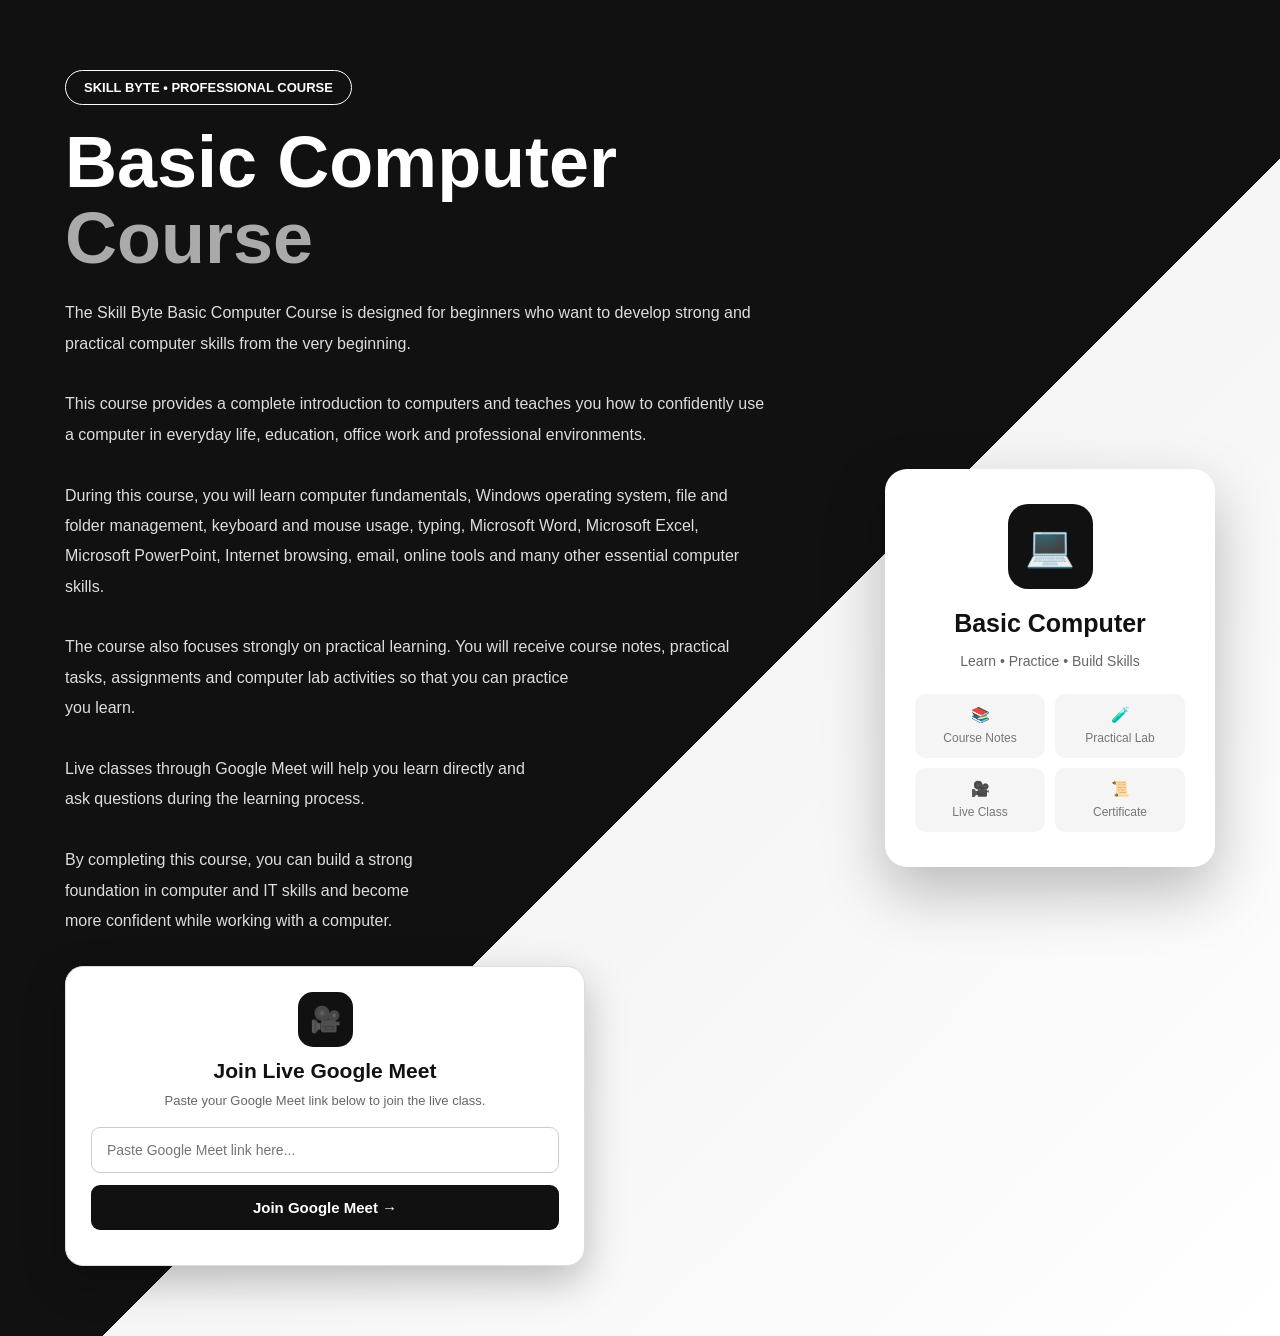
<file: MyPortifolio/basic-computer-course.html>
<!DOCTYPE html>
<html lang="en">

<head>

<meta charset="UTF-8">
<meta name="viewport" content="width=device-width, initial-scale=1.0">

<title>Basic Computer Course | Skill Byte</title>
 <link rel="icon" type="image/png" href="my.png">
<style>

/* ================= GENERAL ================= */

*{
    margin:0;
    padding:0;
    box-sizing:border-box;
}

body{
    font-family:Arial, Helvetica, sans-serif;
    background:#fff;
    color:#111;
}


/* ================= HERO ================= */

.course-hero{

    min-height:700px;

    display:flex;
    align-items:center;
    justify-content:center;

    padding:70px 20px;

    background:
        linear-gradient(
            135deg,
            #111 0%,
            #111 55%,
            #f5f5f5 55%,
            #fff 100%
        );
}


.hero-container{

    width:100%;
    max-width:1150px;

    display:flex;
    align-items:center;
    justify-content:space-between;

    gap:50px;
}


/* ================= LEFT CONTENT ================= */

.hero-content{

    max-width:700px;

    color:#fff;
}


.course-badge{

    display:inline-block;

    padding:9px 18px;

    border:1px solid #fff;

    border-radius:30px;

    font-size:13px;

    font-weight:bold;

    margin-bottom:20px;
}


.hero-content h1{

    font-size:clamp(42px,6vw,72px);

    line-height:1.05;

    font-weight:900;

    margin-bottom:22px;
}


.hero-content h1 span{

    color:#aaa;
}


/* ================= DESCRIPTION ================= */

.long-description{

    color:#ddd;

    font-size:16px;

    line-height:1.9;

    margin-bottom:30px;

    max-width:760px;
}


/* =================================================
   GOOGLE MEET JOIN BOX
================================================= */

.meet-box{

    width:100%;

    max-width:520px;

    padding:25px;

    background:#fff;

    color:#111;

    border-radius:18px;

    box-shadow:
        0 15px 40px rgba(0,0,0,.25);

    border:1px solid #ddd;

    text-align:center;
}


.meet-icon{

    width:55px;
    height:55px;

    margin:0 auto 12px;

    display:flex;

    align-items:center;
    justify-content:center;

    background:#111;

    color:#fff;

    border-radius:15px;

    font-size:25px;
}


.meet-box h3{

    font-size:21px;

    margin-bottom:8px;
}


.meet-description{

    color:#666;

    font-size:13px;

    line-height:1.6;

    margin-bottom:15px;
}


/* INPUT */

.meet-box input{

    width:100%;

    padding:14px 15px;

    border:1px solid #ccc;

    border-radius:9px;

    outline:none;

    font-size:14px;

    margin-bottom:12px;

    transition:.3s ease;
}


.meet-box input:focus{

    border-color:#111;

    box-shadow:
        0 0 0 3px rgba(0,0,0,.08);
}


/* JOIN BUTTON */

.join-meet-btn{

    width:100%;

    padding:14px;

    border:none;

    border-radius:9px;

    background:#111;

    color:#fff;

    font-size:15px;

    font-weight:700;

    cursor:pointer;

    transition:.3s ease;
}


.join-meet-btn:hover{

    background:#333;

    transform:translateY(-2px);

    box-shadow:
        0 8px 20px rgba(0,0,0,.20);
}


/* ERROR */

.meet-error{

    color:#d00000;

    font-size:12px;

    margin-top:10px;
}


/* ================= RIGHT CARD ================= */

.hero-card{

    width:330px;

    min-width:280px;

    background:#fff;

    color:#111;

    padding:35px 30px;

    border-radius:22px;

    box-shadow:
        0 25px 60px rgba(0,0,0,.25);

    text-align:center;

    animation:
        floatCard 4s ease-in-out infinite;
}


@keyframes floatCard{

    0%,100%{
        transform:translateY(0);
    }

    50%{
        transform:translateY(-12px);
    }
}


/* COURSE ICON */

.course-icon{

    width:85px;
    height:85px;

    margin:0 auto 20px;

    display:flex;

    align-items:center;
    justify-content:center;

    border-radius:20px;

    background:#111;

    color:#fff;

    font-size:40px;
}


.hero-card h2{

    font-size:25px;

    margin-bottom:12px;
}


.hero-card > p{

    color:#666;

    line-height:1.6;

    font-size:14px;

    margin-bottom:22px;
}


/* ================= COURSE DETAILS ================= */

.course-details{

    display:grid;

    grid-template-columns:1fr 1fr;

    gap:10px;
}


.detail{

    background:#f5f5f5;

    padding:12px 8px;

    border-radius:10px;

    transition:.3s ease;
}


.detail:hover{

    background:#111;

    color:#fff;

    transform:translateY(-3px);
}


.detail strong{

    display:block;

    font-size:15px;

    margin-bottom:4px;
}


.detail span{

    color:#777;

    font-size:12px;
}


.detail:hover span{

    color:#ccc;
}


/* ================= MOBILE ================= */

@media(max-width:850px){

    .course-hero{

        background:#111;

        padding:55px 20px;
    }


    .hero-container{

        flex-direction:column;

        text-align:center;
    }


    .hero-content{

        max-width:700px;
    }


    .meet-box{

        margin:0 auto;
    }


    .hero-card{

        width:100%;

        max-width:380px;
    }

}


@media(max-width:500px){

    .hero-content h1{

        font-size:40px;
    }


    .long-description{

        font-size:15px;

        line-height:1.8;
    }


    .meet-box{

        padding:20px 17px;
    }


    .hero-card{

        padding:28px 20px;
    }

}

</style>

</head>


<body>


<!-- =====================================================
     BASIC COMPUTER COURSE
===================================================== -->

<section class="course-hero">


    <div class="hero-container">


        <!-- =================================================
             LEFT SIDE
        ================================================= -->

        <div class="hero-content">


            <div class="course-badge">

                SKILL BYTE • PROFESSIONAL COURSE

            </div>


            <h1>

                Basic Computer

                <span>Course</span>

            </h1>


            <!-- ================= LONG DESCRIPTION ================= -->

            <p class="long-description">

                The Skill Byte Basic Computer Course is designed
                for beginners who want to develop strong and
                practical computer skills from the very beginning.

                <br><br>

                This course provides a complete introduction to
                computers and teaches you how to confidently use
                a computer in everyday life, education, office
                work and professional environments.

                <br><br>

                During this course, you will learn computer
                fundamentals, Windows operating system, file and
                folder management, keyboard and mouse usage,
                typing, Microsoft Word, Microsoft Excel,
                Microsoft PowerPoint, Internet browsing, email,
                online tools and many other essential computer
                skills.

                <br><br>

                The course also focuses strongly on practical
                learning. You will receive course notes,
                practical tasks, assignments and computer lab
                activities so that you can practice <br>
                 you
                learn.

                <br><br>

                Live classes through Google Meet will help you
                learn directly and <br> ask questions during the
                learning process.

                <br><br>

                By completing this course, you can build a strong <br>
                foundation in computer and IT skills and become <br>
                more confident while working with a computer.

            </p>


            <!-- =================================================
                 GOOGLE MEET JOIN BOX
            ================================================= -->

            <div class="meet-box">


                <div class="meet-icon">

                    🎥

                </div>


                <h3>

                    Join Live Google Meet

                </h3>


                <p class="meet-description">

                    Paste your Google Meet link below to join
                    the live class.

                </p>


                <input
                    type="url"
                    id="meetLink"
                    placeholder="Paste Google Meet link here..."
                    autocomplete="off"
                >


                <button
                    type="button"
                    onclick="joinGoogleMeet()"
                    class="join-meet-btn"
                >

                    Join Google Meet →

                </button>


                <p
                    id="meetError"
                    class="meet-error"
                ></p>


            </div>


        </div>


        <!-- =================================================
             RIGHT SIDE COURSE CARD
        ================================================= -->

        <div class="hero-card">


            <div class="course-icon">

                💻

            </div>


            <h2>

                Basic Computer

            </h2>


            <p>

                Learn • Practice • Build Skills

            </p>


            <div class="course-details">


                <div class="detail">

                    <strong>📚</strong>

                    <span>
                        Course Notes
                    </span>

                </div>


                <div class="detail">

                    <strong>🧪</strong>

                    <span>
                        Practical Lab
                    </span>

                </div>


                <div class="detail">

                    <strong>🎥</strong>

                    <span>
                        Live Class
                    </span>

                </div>


                <div class="detail">

                    <strong>📜</strong>

                    <span>
                        Certificate
                    </span>

                </div>


            </div>


        </div>


    </div>


</section>


<!-- =====================================================
     GOOGLE MEET JAVASCRIPT
===================================================== -->

<script>

function joinGoogleMeet(){

    const link =
        document.getElementById("meetLink")
        .value
        .trim();

    const error =
        document.getElementById("meetError");


    /* Clear old error */

    error.textContent = "";


    /* Empty link */

    if(link === ""){

        error.textContent =
            "Please paste a Google Meet link.";

        return;
    }


    try{

        const url = new URL(link);


        /*
         * Only allow Google Meet
         */

        if(
            url.protocol !== "https:" ||
            url.hostname !== "meet.google.com"
        ){

            error.textContent =
                "Please enter a valid Google Meet link.";

            return;
        }


        /*
         * Open Google Meet
         * in a new tab
         */

        window.open(
            url.href,
            "_blank",
            "noopener,noreferrer"
        );


    }

    catch(errorObject){

        error.textContent =
            "Please enter a valid Google Meet link.";

    }

}

</script>


</body>

</html>
</file>
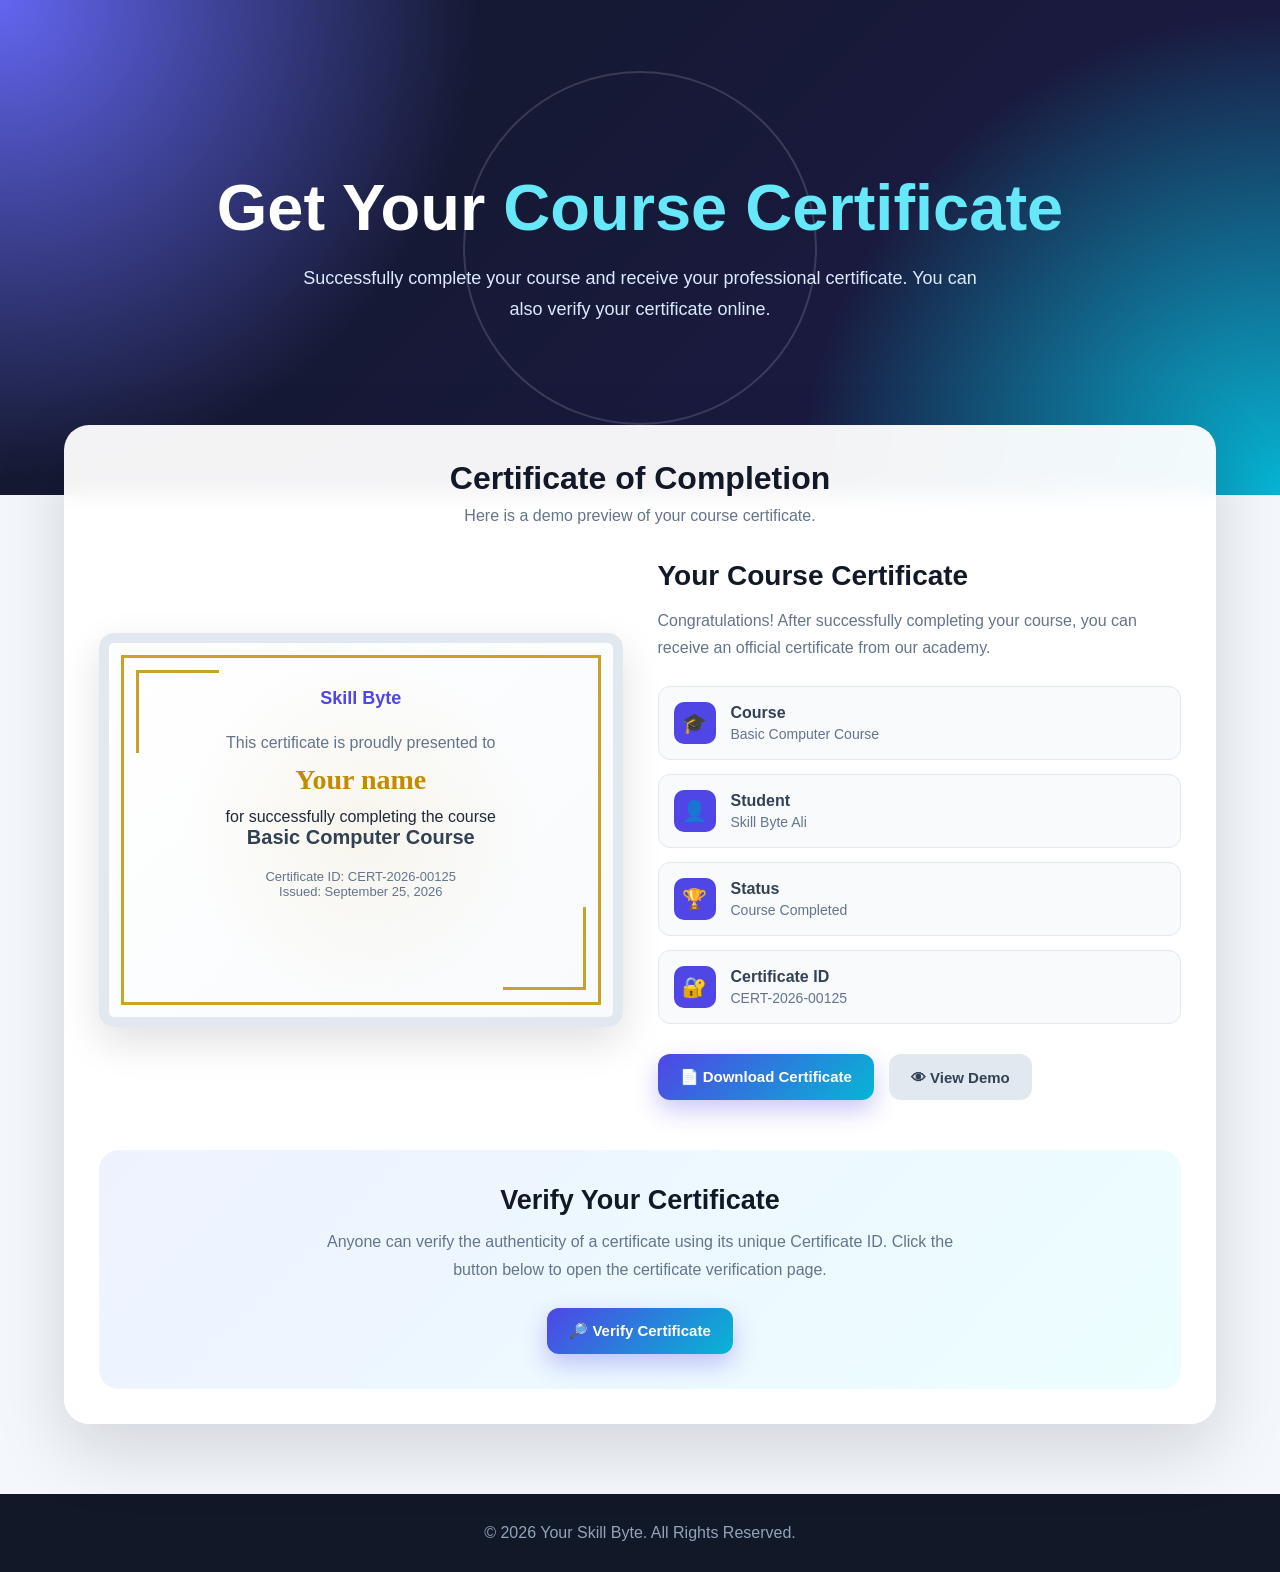
<file: MyPortifolio/certficate.html>
<!DOCTYPE html>
<html lang="en">
<head>
    <meta charset="UTF-8">
    <meta name="viewport" content="width=device-width, initial-scale=1.0">
    <title>Course Certificate</title>
 <link rel="icon" type="image/png" href="my.png">
    <style>
        * {
            margin: 0;
            padding: 0;
            box-sizing: border-box;
        }

        body {
            font-family: Arial, Helvetica, sans-serif;
            background: #f4f7fb;
            color: #1e293b;
        }

        /* =========================
           HERO SECTION
        ========================== */

        .hero {
            min-height: 55vh;
            display: flex;
            align-items: center;
            justify-content: center;
            text-align: center;
            padding: 60px 20px;
            background:
                radial-gradient(circle at top left, #6366f1 0%, transparent 35%),
                radial-gradient(circle at bottom right, #06b6d4 0%, transparent 35%),
                linear-gradient(135deg, #111827, #1e1b4b);
            color: white;
            overflow: hidden;
            position: relative;
        }

        .hero::before {
            content: "";
            position: absolute;
            width: 350px;
            height: 350px;
            border: 2px solid rgba(255,255,255,0.15);
            border-radius: 50%;
            animation: rotateCircle 12s linear infinite;
        }

        .hero-content {
            position: relative;
            z-index: 2;
            animation: fadeUp 1s ease;
        }

        .hero h1 {
            font-size: clamp(35px, 6vw, 65px);
            margin-bottom: 18px;
            font-weight: 800;
        }

        .hero h1 span {
            color: #67e8f9;
        }

        .hero p {
            max-width: 700px;
            margin: auto;
            font-size: 18px;
            line-height: 1.7;
            color: #dbeafe;
        }

        /* =========================
           MAIN SECTION
        ========================== */

        .container {
            width: 90%;
            max-width: 1200px;
            margin: -70px auto 70px;
            position: relative;
            z-index: 5;
        }

        .certificate-box {
            background: rgba(255,255,255,0.95);
            border-radius: 25px;
            padding: 35px;
            box-shadow: 0 25px 70px rgba(15,23,42,0.15);
            backdrop-filter: blur(10px);
            animation: fadeUp 1.2s ease;
        }

        .section-title {
            text-align: center;
            margin-bottom: 35px;
        }

        .section-title h2 {
            font-size: 32px;
            color: #111827;
            margin-bottom: 10px;
        }

        .section-title p {
            color: #64748b;
        }

        /* =========================
           CERTIFICATE CARD
        ========================== */

        .certificate-card {
            display: grid;
            grid-template-columns: 1fr 1fr;
            gap: 35px;
            align-items: center;
        }

        .certificate-preview {
            background: linear-gradient(135deg, #fff, #f8fafc);
            border: 10px solid #e2e8f0;
            border-radius: 15px;
            padding: 12px;
            box-shadow: 0 15px 40px rgba(0,0,0,0.12);
            transition: 0.4s ease;
        }

        .certificate-preview:hover {
            transform: translateY(-8px) rotate(-1deg);
            box-shadow: 0 25px 50px rgba(0,0,0,0.18);
        }

        .certificate-inner {
            border: 3px solid #c9a227;
            min-height: 350px;
            padding: 30px;
            text-align: center;
            position: relative;
            overflow: hidden;
            background:
                radial-gradient(circle at center, rgba(201,162,39,0.08), transparent 60%);
        }

        .certificate-inner::before,
        .certificate-inner::after {
            content: "";
            position: absolute;
            width: 80px;
            height: 80px;
            border: 3px solid #c9a227;
        }

        .certificate-inner::before {
            top: 12px;
            left: 12px;
            border-right: none;
            border-bottom: none;
        }

        .certificate-inner::after {
            bottom: 12px;
            right: 12px;
            border-left: none;
            border-top: none;
        }

        .certificate-logo {
            font-size: 18px;
            font-weight: bold;
            color: #4f46e5;
            margin-bottom: 25px;
        }

        .certificate-inner h3 {
            font-family: Georgia, serif;
            font-size: 30px;
            color: #111827;
            margin-bottom: 15px;
        }

        .certificate-inner .presented {
            color: #64748b;
            margin-bottom: 12px;
        }

        .student-name {
            font-family: Georgia, serif;
            font-size: 28px;
            color: #c28b00;
            margin: 12px 0;
            font-weight: bold;
        }

        .course-name {
            font-size: 20px;
            font-weight: bold;
            color: #334155;
            margin-bottom: 20px;
        }

        .certificate-date {
            font-size: 13px;
            color: #64748b;
        }

        /* =========================
           DETAILS
        ========================== */

        .details {
            animation: slideRight 1s ease;
        }

        .details h3 {
            font-size: 28px;
            margin-bottom: 15px;
            color: #111827;
        }

        .details > p {
            color: #64748b;
            line-height: 1.7;
            margin-bottom: 25px;
        }

        .info-list {
            display: grid;
            gap: 14px;
            margin-bottom: 30px;
        }

        .info-item {
            display: flex;
            align-items: center;
            gap: 15px;
            padding: 15px;
            background: #f8fafc;
            border-radius: 12px;
            border: 1px solid #e2e8f0;
            transition: 0.3s;
        }

        .info-item:hover {
            transform: translateX(8px);
            border-color: #6366f1;
            background: #eef2ff;
        }

        .icon {
            width: 42px;
            height: 42px;
            display: flex;
            align-items: center;
            justify-content: center;
            background: #4f46e5;
            color: white;
            border-radius: 10px;
            font-size: 20px;
        }

        .info-item strong {
            display: block;
            margin-bottom: 3px;
            color: #334155;
        }

        .info-item span {
            color: #64748b;
            font-size: 14px;
        }

        /* =========================
           BUTTONS
        ========================== */

        .buttons {
            display: flex;
            gap: 15px;
            flex-wrap: wrap;
        }

        .btn {
            text-decoration: none;
            border: none;
            cursor: pointer;
            padding: 14px 22px;
            border-radius: 12px;
            font-size: 15px;
            font-weight: bold;
            transition: 0.3s ease;
            display: inline-flex;
            align-items: center;
            justify-content: center;
            gap: 8px;
        }

        .btn-primary {
            color: white;
            background: linear-gradient(135deg, #4f46e5, #06b6d4);
            box-shadow: 0 10px 25px rgba(79,70,229,0.3);
        }

        .btn-primary:hover {
            transform: translateY(-3px);
            box-shadow: 0 15px 30px rgba(79,70,229,0.4);
        }

        .btn-secondary {
            color: #334155;
            background: #e2e8f0;
        }

        .btn-secondary:hover {
            background: #cbd5e1;
            transform: translateY(-3px);
        }

        /* =========================
           VERIFICATION INFO
        ========================== */

        .verification {
            margin-top: 50px;
            padding: 35px;
            border-radius: 20px;
            background: linear-gradient(135deg, #eef2ff, #ecfeff);
            text-align: center;
        }

        .verification h3 {
            font-size: 27px;
            margin-bottom: 12px;
            color: #111827;
        }

        .verification p {
            max-width: 650px;
            margin: 0 auto 25px;
            color: #64748b;
            line-height: 1.7;
        }

        .verify-btn {
            position: relative;
            overflow: hidden;
        }

        .verify-btn::before {
            content: "";
            position: absolute;
            top: 0;
            left: -100%;
            width: 100%;
            height: 100%;
            background: linear-gradient(
                90deg,
                transparent,
                rgba(255,255,255,0.35),
                transparent
            );
            transition: 0.5s;
        }

        .verify-btn:hover::before {
            left: 100%;
        }

        /* =========================
           CERTIFICATE DEMO POPUP
        ========================== */

        .certificate-modal {
            display: none;
            position: fixed;
            inset: 0;
            z-index: 9999;
            background: rgba(0, 0, 0, 0.78);
            backdrop-filter: blur(6px);
            align-items: center;
            justify-content: center;
            padding: 25px;
            animation: modalFade 0.25s ease;
        }

        .certificate-modal.show {
            display: flex;
        }

        .certificate-popup {
            position: relative;
            width: min(1000px, 95vw);
            max-height: 90vh;
            padding: 12px;
            background: #EDEADE;
            border-radius: 16px;
            box-shadow:
                0 25px 80px rgba(0, 0, 0, 0.55),
                0 0 35px rgba(79, 70, 229, 0.25);
            animation: certificateZoom 0.3s ease;
        }

        .certificate-demo-image {
            display: block;
            width: 100%;
            max-height: 85vh;
            object-fit: contain;
            border-radius: 8px;
        }

        .certificate-close {
            position: absolute;
            top: -16px;
            right: -16px;
            width: 42px;
            height: 42px;
            border: none;
            border-radius: 50%;
            background: #111827;
            color: white;
            font-size: 28px;
            line-height: 42px;
            cursor: pointer;
            z-index: 10;
            transition: 0.3s ease;
        }

        .certificate-close:hover {
            background: #ef4444;
            transform: rotate(90deg) scale(1.1);
            box-shadow: 0 0 20px rgba(239, 68, 68, 0.5);
        }

        @keyframes modalFade {
            from {
                opacity: 0;
            }
            to {
                opacity: 1;
            }
        }

        @keyframes certificateZoom {
            from {
                opacity: 0;
                transform: scale(0.85);
            }
            to {
                opacity: 1;
                transform: scale(1);
            }
        }

        /* =========================
           FOOTER
        ========================== */

        footer {
            text-align: center;
            padding: 30px 20px;
            background: #111827;
            color: #94a3b8;
        }

        /* =========================
           ANIMATIONS
        ========================== */

        @keyframes fadeUp {
            from {
                opacity: 0;
                transform: translateY(40px);
            }

            to {
                opacity: 1;
                transform: translateY(0);
            }
        }

        @keyframes slideRight {
            from {
                opacity: 0;
                transform: translateX(40px);
            }

            to {
                opacity: 1;
                transform: translateX(0);
            }
        }

        @keyframes rotateCircle {
            from {
                transform: rotate(0deg);
            }

            to {
                transform: rotate(360deg);
            }
        }

        /* =========================
           RESPONSIVE
        ========================== */

        @media (max-width: 800px) {

            .certificate-card {
                grid-template-columns: 1fr;
            }

            .container {
                margin-top: -40px;
            }

            .certificate-box {
                padding: 20px;
            }

            .certificate-inner {
                min-height: 320px;
                padding: 25px 15px;
            }

            .certificate-inner h3 {
                font-size: 25px;
            }

            .student-name {
                font-size: 23px;
            }

            .course-name {
                font-size: 17px;
            }

            .details h3 {
                font-size: 25px;
            }

            .buttons {
                flex-direction: column;
            }

            .btn {
                width: 100%;
            }

            .certificate-modal {
                padding: 15px;
            }

            .certificate-popup {
                width: 100%;
                padding: 7px;
            }

            .certificate-close {
                width: 38px;
                height: 38px;
                top: -12px;
                right: -8px;
                font-size: 24px;
                line-height: 38px;
            }
        }
    </style>
</head>

<body>

    <!-- HERO -->
    <section class="hero">

        <div class="hero-content">

            <h1>
                Get Your <span>Course Certificate</span>
            </h1>

            <p>
                Successfully complete your course and receive your
                professional certificate. You can also verify your
                certificate online.
            </p>

        </div>

    </section>


    <!-- MAIN -->
    <main class="container">

        <div class="certificate-box">

            <div class="section-title">
                <h2>Certificate of Completion</h2>
                <p>Here is a demo preview of your course certificate.</p>
            </div>


            <div class="certificate-card">

                <!-- CERTIFICATE -->
                <div class="certificate-preview">

                    <div class="certificate-inner">

                        <div class="certificate-logo">
                            Skill Byte
                        </div>

                        <p class="presented">
                            This certificate is proudly presented to
                        </p>

                        <div class="student-name">
                            Your name
                        </div>

                        <p>
                            for successfully completing the course
                        </p>

                        <div class="course-name">
                            Basic Computer Course
                        </div>

                        <p class="certificate-date">
                            Certificate ID: CERT-2026-00125
                        </p>

                        <p class="certificate-date">
                            Issued: September 25, 2026
                        </p>

                    </div>

                </div>


                <!-- DETAILS -->
                <div class="details">

                    <h3>Your Course Certificate</h3>

                    <p>
                        Congratulations! After successfully completing
                        your course, you can receive an official
                        certificate from our academy.
                    </p>


                    <div class="info-list">

                        <div class="info-item">

                            <div class="icon">🎓</div>

                            <div>
                                <strong>Course</strong>
                                <span>Basic Computer Course</span>
                            </div>

                        </div>


                        <div class="info-item">

                            <div class="icon">👤</div>

                            <div>
                                <strong>Student</strong>
                                <span>Skill Byte Ali</span>
                            </div>

                        </div>


                        <div class="info-item">

                            <div class="icon">🏆</div>

                            <div>
                                <strong>Status</strong>
                                <span>Course Completed</span>
                            </div>

                        </div>


                        <div class="info-item">

                            <div class="icon">🔐</div>

                            <div>
                                <strong>Certificate ID</strong>
                                <span>CERT-2026-00125</span>
                            </div>

                        </div>

                    </div>


                    <div class="buttons">

                        <a href="https://app.mediafire.com/folder/myfiles" class="btn btn-primary">
                            📄 Download Certificate
                        </a>

                        <button
                            type="button"
                            class="btn btn-secondary"
                            onclick="openCertificateDemo()">
                            👁 View Demo
                        </button>

                    </div>

                </div>

            </div>


            <!-- VERIFICATION -->
            <div class="verification">

                <h3>Verify Your Certificate</h3>

                <p>
                    Anyone can verify the authenticity of a certificate
                    using its unique Certificate ID. Click the button
                    below to open the certificate verification page.
                </p>

                <a
    href="https://mail.google.com/mail/?view=cm&fs=1&to=blackshadow26337@gmail.com&su=Certificate%20Verification%20Request&body=Hello%20Black%20Shadow%20Support,%0A%0AI%20would%20like%20to%20verify%20my%20certificate.%0A%0ACertificate%20ID:%20CERT-2026-00125%0AStudent%20Name:%20Your%20Name%0ACourse:%20Basic%20Computer%20Course%0A%0APlease%20verify%20my%20certificate.%0A%0AThank%20you."
    target="_blank"
    class="btn btn-primary verify-btn"
>
    🔎 Verify Certificate
</a>

            </div>

        </div>

    </main>


    <!-- CERTIFICATE DEMO POPUP -->
    <div id="certificateModal" class="certificate-modal">

        <div class="certificate-popup">

            <button
                type="button"
                class="certificate-close"
                onclick="closeCertificateDemo()"
                aria-label="Close certificate">
                ×
            </button>

            <img
                src="img.png"
                alt="Demo Certificate"
                class="certificate-demo-image"
            >

        </div>

    </div>


    <!-- FOOTER -->
    <footer>
        © 2026 Your Skill Byte. All Rights Reserved.
    </footer>


    <script>

        function openCertificateDemo() {

            document
                .getElementById("certificateModal")
                .classList.add("show");

        }


        function closeCertificateDemo() {

            document
                .getElementById("certificateModal")
                .classList.remove("show");

        }


        /* Close when clicking outside the certificate */

        document
            .getElementById("certificateModal")
            .addEventListener("click", function(event) {

                if (event.target === this) {

                    closeCertificateDemo();

                }

            });


        /* Close with ESC key */

        document.addEventListener("keydown", function(event) {

            if (event.key === "Escape") {

                closeCertificateDemo();

            }

        });

    </script>

</body>
</html>
</file>
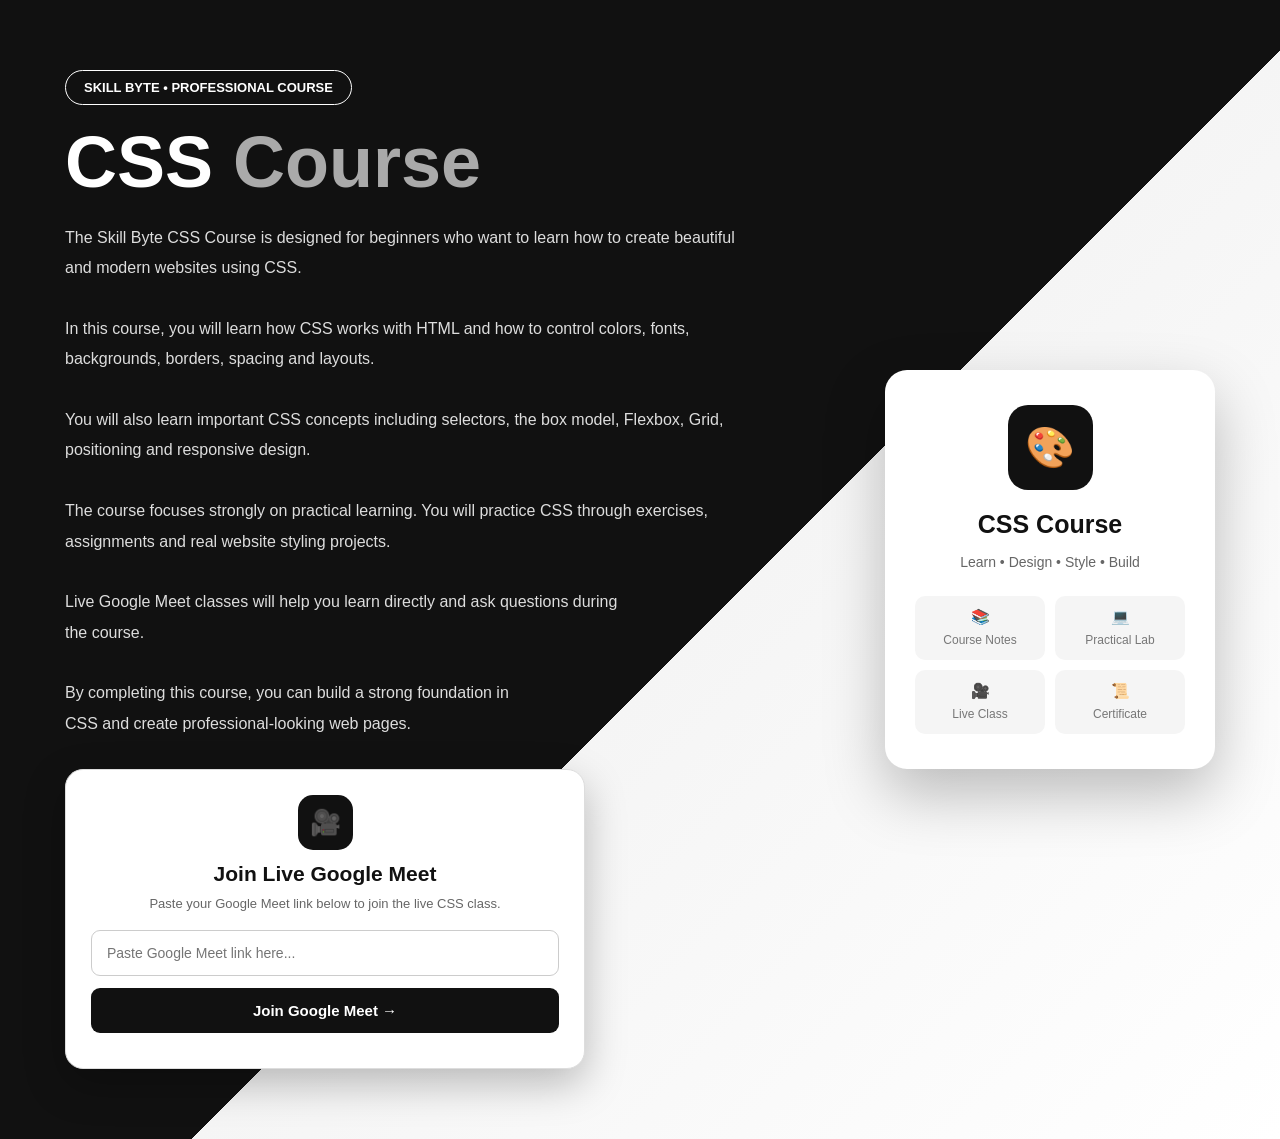
<file: MyPortifolio/css-course.html>
<!DOCTYPE html>
<html lang="en">

<head>

<meta charset="UTF-8">
<meta name="viewport" content="width=device-width, initial-scale=1.0">

<title>CSS Course | Skill Byte</title>
 <link rel="icon" type="image/png" href="my.png">
<style>

/* ================= GENERAL ================= */

*{
    margin:0;
    padding:0;
    box-sizing:border-box;
}

body{
    font-family:Arial, Helvetica, sans-serif;
    background:#fff;
    color:#111;
}


/* ================= HERO ================= */

.course-hero{

    min-height:700px;

    display:flex;
    align-items:center;
    justify-content:center;

    padding:70px 20px;

    background:
        linear-gradient(
            135deg,
            #111 0%,
            #111 55%,
            #f5f5f5 55%,
            #fff 100%
        );
}


.hero-container{

    width:100%;
    max-width:1150px;

    display:flex;
    align-items:center;
    justify-content:space-between;

    gap:50px;
}


/* ================= LEFT CONTENT ================= */

.hero-content{

    max-width:700px;

    color:#fff;
}


.course-badge{

    display:inline-block;

    padding:9px 18px;

    border:1px solid #fff;

    border-radius:30px;

    font-size:13px;
    font-weight:bold;

    margin-bottom:20px;
}


.hero-content h1{

    font-size:clamp(42px,6vw,72px);

    line-height:1.05;

    font-weight:900;

    margin-bottom:22px;
}


.hero-content h1 span{

    color:#aaa;
}


.long-description{

    color:#ddd;

    font-size:16px;

    line-height:1.9;

    margin-bottom:30px;

    max-width:760px;
}


/* ================= GOOGLE MEET ================= */

.meet-box{

    width:100%;
    max-width:520px;

    padding:25px;

    background:#fff;
    color:#111;

    border-radius:18px;

    box-shadow:
        0 15px 40px rgba(0,0,0,.25);

    border:1px solid #ddd;

    text-align:center;
}


.meet-icon{

    width:55px;
    height:55px;

    margin:0 auto 12px;

    display:flex;

    align-items:center;
    justify-content:center;

    background:#111;
    color:#fff;

    border-radius:15px;

    font-size:25px;
}


.meet-box h3{

    font-size:21px;

    margin-bottom:8px;
}


.meet-description{

    color:#666;

    font-size:13px;

    line-height:1.6;

    margin-bottom:15px;
}


.meet-box input{

    width:100%;

    padding:14px 15px;

    border:1px solid #ccc;

    border-radius:9px;

    outline:none;

    font-size:14px;

    margin-bottom:12px;
}


.meet-box input:focus{

    border-color:#111;

    box-shadow:
        0 0 0 3px rgba(0,0,0,.08);
}


.join-meet-btn{

    width:100%;

    padding:14px;

    border:none;

    border-radius:9px;

    background:#111;
    color:#fff;

    font-size:15px;
    font-weight:700;

    cursor:pointer;

    transition:.3s ease;
}


.join-meet-btn:hover{

    background:#333;

    transform:translateY(-2px);
}


.meet-error{

    color:#d00000;

    font-size:12px;

    margin-top:10px;
}


/* ================= RIGHT CARD ================= */

.hero-card{

    width:330px;
    min-width:280px;

    background:#fff;
    color:#111;

    padding:35px 30px;

    border-radius:22px;

    box-shadow:
        0 25px 60px rgba(0,0,0,.25);

    text-align:center;

    animation:
        floatCard 4s ease-in-out infinite;
}


@keyframes floatCard{

    0%,100%{
        transform:translateY(0);
    }

    50%{
        transform:translateY(-12px);
    }
}


.course-icon{

    width:85px;
    height:85px;

    margin:0 auto 20px;

    display:flex;

    align-items:center;
    justify-content:center;

    border-radius:20px;

    background:#111;
    color:#fff;

    font-size:40px;
}


.hero-card h2{

    font-size:25px;

    margin-bottom:12px;
}


.hero-card > p{

    color:#666;

    line-height:1.6;

    font-size:14px;

    margin-bottom:22px;
}


/* ================= DETAILS ================= */

.course-details{

    display:grid;

    grid-template-columns:1fr 1fr;

    gap:10px;
}


.detail{

    background:#f5f5f5;

    padding:12px 8px;

    border-radius:10px;

    transition:.3s ease;
}


.detail:hover{

    background:#111;

    color:#fff;

    transform:translateY(-3px);
}


.detail strong{

    display:block;

    font-size:15px;

    margin-bottom:4px;
}


.detail span{

    color:#777;

    font-size:12px;
}


.detail:hover span{

    color:#ccc;
}


/* ================= MOBILE ================= */

@media(max-width:850px){

    .course-hero{

        padding:55px 20px;
    }


    .hero-container{

        flex-direction:column;

        text-align:center;
    }


    .meet-box{

        margin:0 auto;
    }


    .hero-card{

        width:100%;

        max-width:380px;
    }

}


@media(max-width:500px){

    .hero-content h1{

        font-size:40px;
    }


    .long-description{

        font-size:15px;

        line-height:1.8;
    }


    .meet-box{

        padding:20px 17px;
    }


    .hero-card{

        padding:28px 20px;
    }

}

</style>

</head>


<body>


<!-- =====================================================
     CSS COURSE HERO
===================================================== -->

<section class="course-hero">

    <div class="hero-container">


        <!-- ================= LEFT SIDE ================= -->

        <div class="hero-content">


            <div class="course-badge">

                SKILL BYTE • PROFESSIONAL COURSE

            </div>


            <h1>

                CSS

                <span>Course</span>

            </h1>


            <p class="long-description">

                The Skill Byte CSS Course is designed for
                beginners who want to learn how to create
                beautiful and modern websites using CSS.

                <br><br>

                In this course, you will learn how CSS works
                with HTML and how to control colors, fonts,
                backgrounds, borders, spacing and layouts.

                <br><br>

                You will also learn important CSS concepts
                including selectors, the box model, Flexbox,
                Grid, positioning and responsive design.

                <br><br>

                The course focuses strongly on practical
                learning. You will practice CSS through
                exercises, assignments and real website
                styling projects.

                <br><br>

                Live Google Meet classes will help you learn
                directly and ask questions during <br> the course.

                <br><br>

                By completing this course, you can build a
                strong foundation in <br> CSS and create
                professional-looking web pages.

            </p>


            <!-- GOOGLE MEET -->

            <div class="meet-box">

                <div class="meet-icon">
                    🎥
                </div>


                <h3>
                    Join Live Google Meet
                </h3>


                <p class="meet-description">

                    Paste your Google Meet link below to join
                    the live CSS class.

                </p>


                <input
                    type="url"
                    id="meetLink"
                    placeholder="Paste Google Meet link here..."
                    autocomplete="off"
                >


                <button
                    type="button"
                    onclick="joinGoogleMeet()"
                    class="join-meet-btn"
                >

                    Join Google Meet →

                </button>


                <p
                    id="meetError"
                    class="meet-error"
                ></p>

            </div>


        </div>


        <!-- ================= RIGHT SIDE ================= -->

        <div class="hero-card">


            <div class="course-icon">

                🎨

            </div>


            <h2>

                CSS Course

            </h2>


            <p>

                Learn • Design • Style • Build

            </p>


            <div class="course-details">


                <div class="detail">

                    <strong>📚</strong>

                    <span>
                        Course Notes
                    </span>

                </div>


                <div class="detail">

                    <strong>💻</strong>

                    <span>
                        Practical Lab
                    </span>

                </div>


                <div class="detail">

                    <strong>🎥</strong>

                    <span>
                        Live Class
                    </span>

                </div>


                <div class="detail">

                    <strong>📜</strong>

                    <span>
                        Certificate
                    </span>

                </div>


            </div>


        </div>


    </div>

</section>


<!-- ================= GOOGLE MEET SCRIPT ================= -->

<script>

function joinGoogleMeet(){

    const link =
        document.getElementById("meetLink")
        .value
        .trim();

    const error =
        document.getElementById("meetError");

    error.textContent = "";


    if(link === ""){

        error.textContent =
            "Please paste a Google Meet link.";

        return;
    }


    try{

        const url = new URL(link);


        if(
            url.protocol !== "https:" ||
            url.hostname !== "meet.google.com"
        ){

            error.textContent =
                "Please enter a valid Google Meet link.";

            return;
        }


        window.open(
            url.href,
            "_blank",
            "noopener,noreferrer"
        );

    }


    catch(errorObject){

        error.textContent =
            "Please enter a valid Google Meet link.";

    }

}

</script>


</body>

</html>
</file>
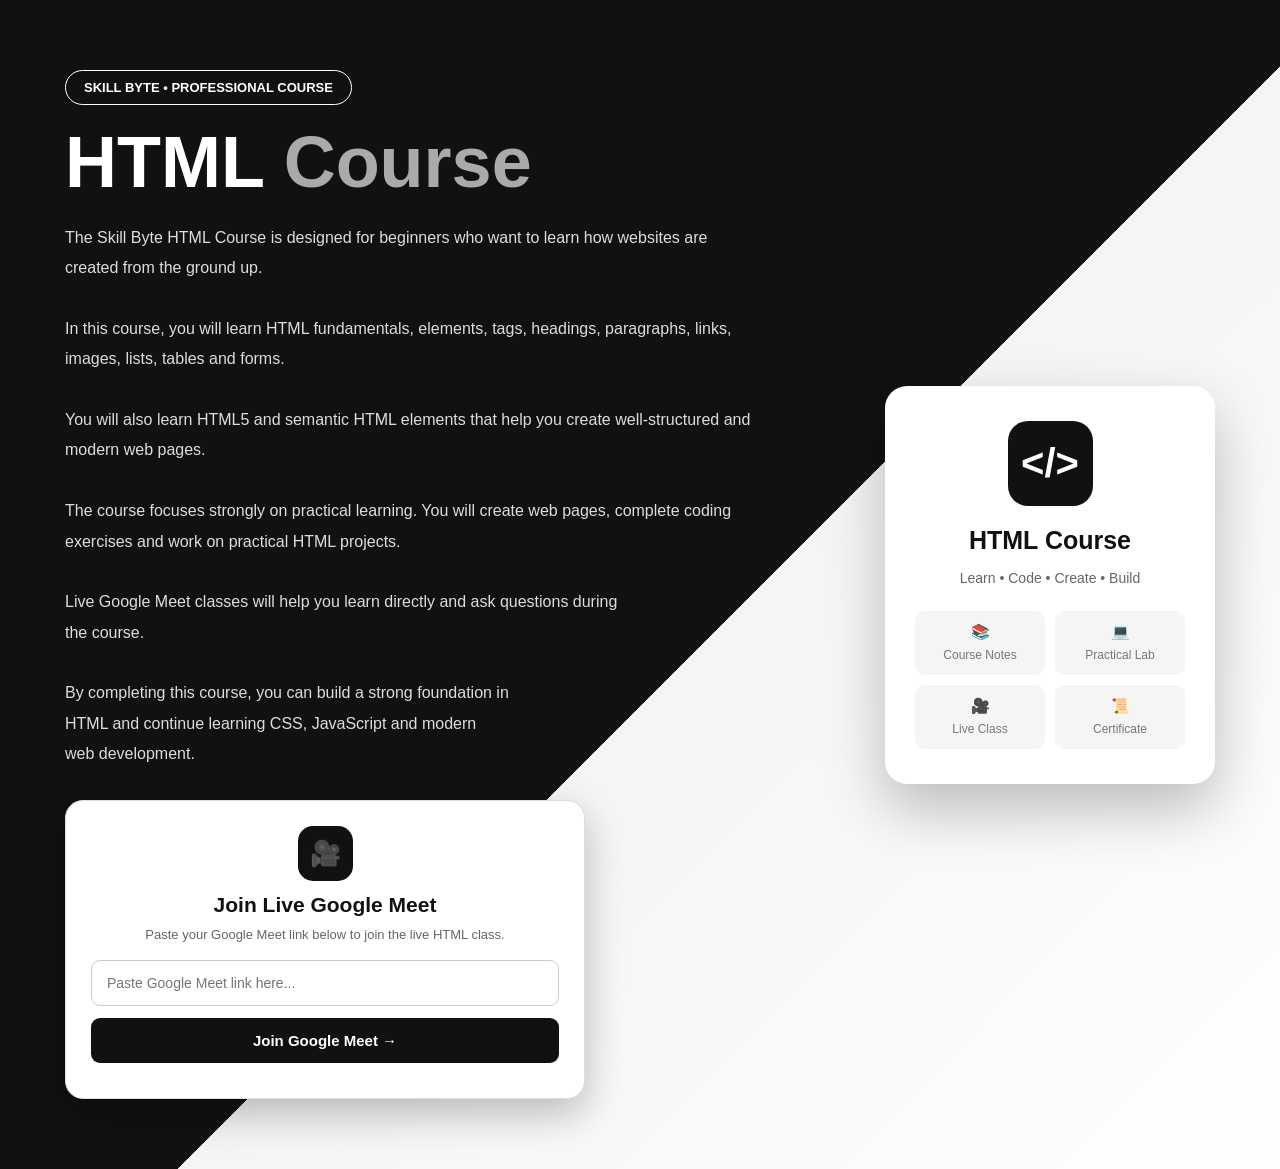
<file: MyPortifolio/html-course.html>
<!DOCTYPE html>
<html lang="en">

<head>

<meta charset="UTF-8">
<meta name="viewport" content="width=device-width, initial-scale=1.0">

<title>HTML Course | Skill Byte</title>
 <link rel="icon" type="image/png" href="my.png">
<style>

/* ================= GENERAL ================= */

*{
    margin:0;
    padding:0;
    box-sizing:border-box;
}

body{
    font-family:Arial, Helvetica, sans-serif;
    background:#fff;
    color:#111;
}


/* ================= HERO ================= */

.course-hero{

    min-height:700px;

    display:flex;
    align-items:center;
    justify-content:center;

    padding:70px 20px;

    background:
        linear-gradient(
            135deg,
            #111 0%,
            #111 55%,
            #f5f5f5 55%,
            #fff 100%
        );
}


.hero-container{

    width:100%;
    max-width:1150px;

    display:flex;
    align-items:center;
    justify-content:space-between;

    gap:50px;
}


/* ================= LEFT CONTENT ================= */

.hero-content{

    max-width:700px;

    color:#fff;
}


.course-badge{

    display:inline-block;

    padding:9px 18px;

    border:1px solid #fff;

    border-radius:30px;

    font-size:13px;
    font-weight:bold;

    margin-bottom:20px;
}


.hero-content h1{

    font-size:clamp(42px,6vw,72px);

    line-height:1.05;

    font-weight:900;

    margin-bottom:22px;
}


.hero-content h1 span{

    color:#aaa;
}


.long-description{

    color:#ddd;

    font-size:16px;

    line-height:1.9;

    margin-bottom:30px;

    max-width:760px;
}


/* ================= GOOGLE MEET ================= */

.meet-box{

    width:100%;
    max-width:520px;

    padding:25px;

    background:#fff;
    color:#111;

    border-radius:18px;

    box-shadow:0 15px 40px rgba(0,0,0,.25);

    border:1px solid #ddd;

    text-align:center;
}


.meet-icon{

    width:55px;
    height:55px;

    margin:0 auto 12px;

    display:flex;

    align-items:center;
    justify-content:center;

    background:#111;
    color:#fff;

    border-radius:15px;

    font-size:25px;
}


.meet-box h3{

    font-size:21px;

    margin-bottom:8px;
}


.meet-description{

    color:#666;

    font-size:13px;

    line-height:1.6;

    margin-bottom:15px;
}


.meet-box input{

    width:100%;

    padding:14px 15px;

    border:1px solid #ccc;

    border-radius:9px;

    outline:none;

    font-size:14px;

    margin-bottom:12px;
}


.meet-box input:focus{

    border-color:#111;

    box-shadow:0 0 0 3px rgba(0,0,0,.08);
}


.join-meet-btn{

    width:100%;

    padding:14px;

    border:none;

    border-radius:9px;

    background:#111;
    color:#fff;

    font-size:15px;
    font-weight:700;

    cursor:pointer;

    transition:.3s ease;
}


.join-meet-btn:hover{

    background:#333;

    transform:translateY(-2px);

    box-shadow:0 8px 20px rgba(0,0,0,.20);
}


.meet-error{

    color:#d00000;

    font-size:12px;

    margin-top:10px;
}


/* ================= RIGHT CARD ================= */

.hero-card{

    width:330px;
    min-width:280px;

    background:#fff;
    color:#111;

    padding:35px 30px;

    border-radius:22px;

    box-shadow:0 25px 60px rgba(0,0,0,.25);

    text-align:center;

    animation:floatCard 4s ease-in-out infinite;
}


@keyframes floatCard{

    0%,100%{
        transform:translateY(0);
    }

    50%{
        transform:translateY(-12px);
    }
}


/* ================= HTML ICON ================= */

.course-icon{

    width:85px;
    height:85px;

    margin:0 auto 20px;

    display:flex;

    align-items:center;
    justify-content:center;

    border-radius:20px;

    background:#111;
    color:#fff;

    font-size:40px;

    font-weight:900;
}


.hero-card h2{

    font-size:25px;

    margin-bottom:12px;
}


.hero-card > p{

    color:#666;

    line-height:1.6;

    font-size:14px;

    margin-bottom:22px;
}


/* ================= COURSE DETAILS ================= */

.course-details{

    display:grid;

    grid-template-columns:1fr 1fr;

    gap:10px;
}


.detail{

    background:#f5f5f5;

    padding:12px 8px;

    border-radius:10px;

    transition:.3s ease;
}


.detail:hover{

    background:#111;

    color:#fff;

    transform:translateY(-3px);
}


.detail strong{

    display:block;

    font-size:15px;

    margin-bottom:4px;
}


.detail span{

    color:#777;

    font-size:12px;
}


.detail:hover span{

    color:#ccc;
}


/* ================= MOBILE ================= */

@media(max-width:850px){

    .course-hero{

        padding:55px 20px;
    }


    .hero-container{

        flex-direction:column;

        text-align:center;
    }


    .meet-box{

        margin:0 auto;
    }


    .hero-card{

        width:100%;

        max-width:380px;
    }

}


@media(max-width:500px){

    .hero-content h1{

        font-size:40px;
    }


    .long-description{

        font-size:15px;

        line-height:1.8;
    }


    .meet-box{

        padding:20px 17px;
    }


    .hero-card{

        padding:28px 20px;
    }

}

</style>

</head>


<body>


<!-- =====================================================
     HTML COURSE HERO
===================================================== -->

<section class="course-hero">

    <div class="hero-container">


        <!-- ================= LEFT SIDE ================= -->

        <div class="hero-content">


            <div class="course-badge">

                SKILL BYTE • PROFESSIONAL COURSE

            </div>


            <h1>

                HTML

                <span>Course</span>

            </h1>


            <p class="long-description">

                The Skill Byte HTML Course is designed for
                beginners who want to learn how websites are
                created from the ground up.

                <br><br>

                In this course, you will learn HTML fundamentals,
                elements, tags, headings, paragraphs, links,
                images, lists, tables and forms.

                <br><br>

                You will also learn HTML5 and semantic HTML
                elements that help you create well-structured
                and modern web pages.

                <br><br>

                The course focuses strongly on practical
                learning. You will create web pages, complete
                coding exercises and work on practical HTML
                projects.

                <br><br>

                Live Google Meet classes will help you learn
                directly and ask questions during <br>
                 the course.

                <br><br>

                By completing this course, you can build a
                strong foundation in <br>
                HTML and continue learning
                CSS, JavaScript and modern <br>
                web development.

            </p>


            <!-- ================= GOOGLE MEET ================= -->

            <div class="meet-box">


                <div class="meet-icon">

                    🎥

                </div>


                <h3>

                    Join Live Google Meet

                </h3>


                <p class="meet-description">

                    Paste your Google Meet link below to join
                    the live HTML class.

                </p>


                <input
                    type="url"
                    id="meetLink"
                    placeholder="Paste Google Meet link here..."
                    autocomplete="off"
                >


                <button
                    type="button"
                    onclick="joinGoogleMeet()"
                    class="join-meet-btn"
                >

                    Join Google Meet →

                </button>


                <p
                    id="meetError"
                    class="meet-error"
                ></p>


            </div>


        </div>


        <!-- ================= RIGHT SIDE ================= -->

        <div class="hero-card">


            <div class="course-icon">

                &lt;/&gt;

            </div>


            <h2>

                HTML Course

            </h2>


            <p>

                Learn • Code • Create • Build

            </p>


            <div class="course-details">


                <div class="detail">

                    <strong>📚</strong>

                    <span>
                        Course Notes
                    </span>

                </div>


                <div class="detail">

                    <strong>💻</strong>

                    <span>
                        Practical Lab
                    </span>

                </div>


                <div class="detail">

                    <strong>🎥</strong>

                    <span>
                        Live Class
                    </span>

                </div>


                <div class="detail">

                    <strong>📜</strong>

                    <span>
                        Certificate
                    </span>

                </div>


            </div>


        </div>


    </div>

</section>


<!-- ================= GOOGLE MEET SCRIPT ================= -->

<script>

function joinGoogleMeet(){

    const link =
        document.getElementById("meetLink")
        .value
        .trim();

    const error =
        document.getElementById("meetError");


    error.textContent = "";


    if(link === ""){

        error.textContent =
            "Please paste a Google Meet link.";

        return;
    }


    try{

        const url = new URL(link);


        if(
            url.protocol !== "https:" ||
            url.hostname !== "meet.google.com"
        ){

            error.textContent =
                "Please enter a valid Google Meet link.";

            return;
        }


        window.open(
            url.href,
            "_blank",
            "noopener,noreferrer"
        );

    }


    catch(errorObject){

        error.textContent =
            "Please enter a valid Google Meet link.";

    }

}

</script>


</body>

</html>
</file>
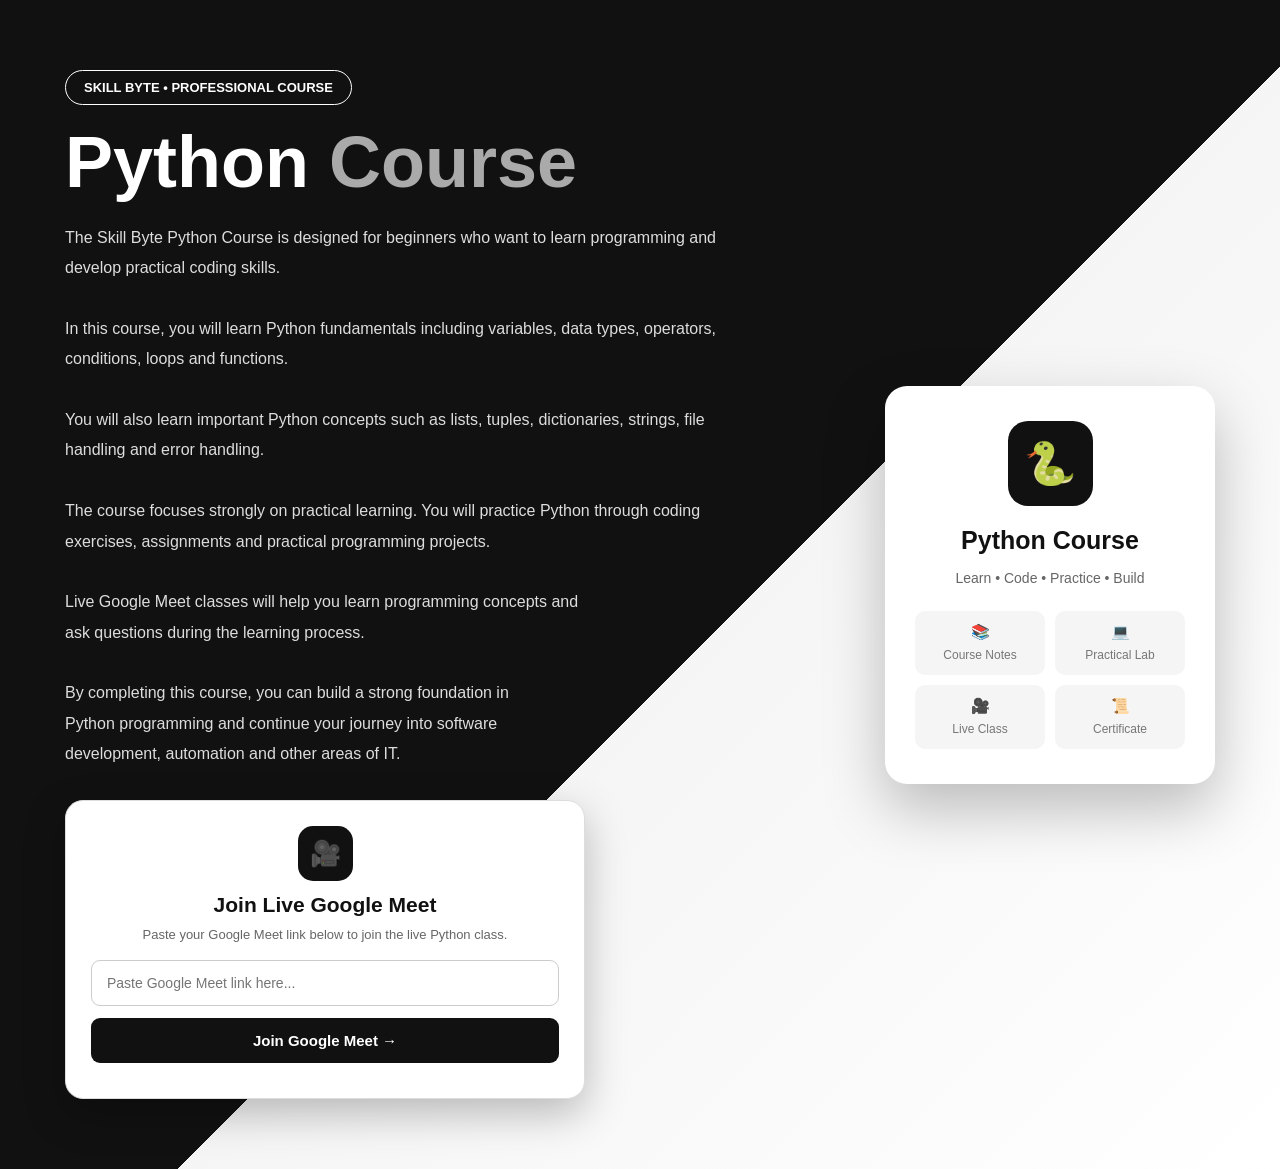
<file: MyPortifolio/python-course.html>
<!DOCTYPE html>
<html lang="en">

<head>

<meta charset="UTF-8">
<meta name="viewport" content="width=device-width, initial-scale=1.0">

<title>Python Course | Skill Byte</title>
 <link rel="icon" type="image/png" href="my.png">
<style>

/* ================= GENERAL ================= */

*{
    margin:0;
    padding:0;
    box-sizing:border-box;
}

body{
    font-family:Arial, Helvetica, sans-serif;
    background:#fff;
    color:#111;
}


/* ================= HERO ================= */

.course-hero{

    min-height:700px;

    display:flex;
    align-items:center;
    justify-content:center;

    padding:70px 20px;

    background:
        linear-gradient(
            135deg,
            #111 0%,
            #111 55%,
            #f5f5f5 55%,
            #fff 100%
        );
}


.hero-container{

    width:100%;
    max-width:1150px;

    display:flex;
    align-items:center;
    justify-content:space-between;

    gap:50px;
}


/* ================= LEFT CONTENT ================= */

.hero-content{

    max-width:700px;

    color:#fff;
}


.course-badge{

    display:inline-block;

    padding:9px 18px;

    border:1px solid #fff;

    border-radius:30px;

    font-size:13px;
    font-weight:bold;

    margin-bottom:20px;
}


.hero-content h1{

    font-size:clamp(42px,6vw,72px);

    line-height:1.05;

    font-weight:900;

    margin-bottom:22px;
}


.hero-content h1 span{

    color:#aaa;
}


.long-description{

    color:#ddd;

    font-size:16px;

    line-height:1.9;

    margin-bottom:30px;

    max-width:760px;
}


/* ================= GOOGLE MEET ================= */

.meet-box{

    width:100%;
    max-width:520px;

    padding:25px;

    background:#fff;
    color:#111;

    border-radius:18px;

    box-shadow:
        0 15px 40px rgba(0,0,0,.25);

    border:1px solid #ddd;

    text-align:center;
}


.meet-icon{

    width:55px;
    height:55px;

    margin:0 auto 12px;

    display:flex;

    align-items:center;
    justify-content:center;

    background:#111;
    color:#fff;

    border-radius:15px;

    font-size:25px;
}


.meet-box h3{

    font-size:21px;

    margin-bottom:8px;
}


.meet-description{

    color:#666;

    font-size:13px;

    line-height:1.6;

    margin-bottom:15px;
}


.meet-box input{

    width:100%;

    padding:14px 15px;

    border:1px solid #ccc;

    border-radius:9px;

    outline:none;

    font-size:14px;

    margin-bottom:12px;
}


.meet-box input:focus{

    border-color:#111;

    box-shadow:
        0 0 0 3px rgba(0,0,0,.08);
}


.join-meet-btn{

    width:100%;

    padding:14px;

    border:none;

    border-radius:9px;

    background:#111;
    color:#fff;

    font-size:15px;
    font-weight:700;

    cursor:pointer;

    transition:.3s ease;
}


.join-meet-btn:hover{

    background:#333;

    transform:translateY(-2px);

    box-shadow:
        0 8px 20px rgba(0,0,0,.20);
}


.meet-error{

    color:#d00000;

    font-size:12px;

    margin-top:10px;
}


/* ================= RIGHT CARD ================= */

.hero-card{

    width:330px;
    min-width:280px;

    background:#fff;
    color:#111;

    padding:35px 30px;

    border-radius:22px;

    box-shadow:
        0 25px 60px rgba(0,0,0,.25);

    text-align:center;

    animation:
        floatCard 4s ease-in-out infinite;
}


@keyframes floatCard{

    0%,100%{
        transform:translateY(0);
    }

    50%{
        transform:translateY(-12px);
    }
}


/* ================= PYTHON ICON ================= */

.course-icon{

    width:85px;
    height:85px;

    margin:0 auto 20px;

    display:flex;

    align-items:center;
    justify-content:center;

    border-radius:20px;

    background:#111;
    color:#fff;

    font-size:42px;
}


.hero-card h2{

    font-size:25px;

    margin-bottom:12px;
}


.hero-card > p{

    color:#666;

    line-height:1.6;

    font-size:14px;

    margin-bottom:22px;
}


/* ================= COURSE DETAILS ================= */

.course-details{

    display:grid;

    grid-template-columns:1fr 1fr;

    gap:10px;
}


.detail{

    background:#f5f5f5;

    padding:12px 8px;

    border-radius:10px;

    transition:.3s ease;
}


.detail:hover{

    background:#111;

    color:#fff;

    transform:translateY(-3px);
}


.detail strong{

    display:block;

    font-size:15px;

    margin-bottom:4px;
}


.detail span{

    color:#777;

    font-size:12px;
}


.detail:hover span{

    color:#ccc;
}


/* ================= MOBILE ================= */

@media(max-width:850px){

    .course-hero{

        padding:55px 20px;
    }


    .hero-container{

        flex-direction:column;

        text-align:center;
    }


    .meet-box{

        margin:0 auto;
    }


    .hero-card{

        width:100%;

        max-width:380px;
    }

}


@media(max-width:500px){

    .hero-content h1{

        font-size:40px;
    }


    .long-description{

        font-size:15px;

        line-height:1.8;
    }


    .meet-box{

        padding:20px 17px;
    }


    .hero-card{

        padding:28px 20px;
    }

}

</style>

</head>


<body>


<!-- =====================================================
     PYTHON COURSE HERO
===================================================== -->

<section class="course-hero">

    <div class="hero-container">


        <!-- ================= LEFT SIDE ================= -->

        <div class="hero-content">


            <div class="course-badge">

                SKILL BYTE • PROFESSIONAL COURSE

            </div>


            <h1>

                Python

                <span>Course</span>

            </h1>


            <p class="long-description">

                The Skill Byte Python Course is designed for
                beginners who want to learn programming and
                develop practical coding skills.

                <br><br>

                In this course, you will learn Python
                fundamentals including variables, data types,
                operators, conditions, loops and functions.

                <br><br>

                You will also learn important Python concepts
                such as lists, tuples, dictionaries, strings,
                file handling and error handling.

                <br><br>

                The course focuses strongly on practical
                learning. You will practice Python through
                coding exercises, assignments and practical
                programming projects.

                <br><br>

                Live Google Meet classes will help you learn
                programming concepts and <br>
                 ask questions during
                the learning process.

                <br><br>

                By completing this course, you can build a
                strong foundation in <br>
                Python programming and
                continue your journey into software <br>
                development,
                automation and other areas of IT.

            </p>


            <!-- ================= GOOGLE MEET ================= -->

            <div class="meet-box">


                <div class="meet-icon">

                    🎥

                </div>


                <h3>

                    Join Live Google Meet

                </h3>


                <p class="meet-description">

                    Paste your Google Meet link below to join
                    the live Python class.

                </p>


                <input
                    type="url"
                    id="meetLink"
                    placeholder="Paste Google Meet link here..."
                    autocomplete="off"
                >


                <button
                    type="button"
                    onclick="joinGoogleMeet()"
                    class="join-meet-btn"
                >

                    Join Google Meet →

                </button>


                <p
                    id="meetError"
                    class="meet-error"
                ></p>


            </div>


        </div>


        <!-- ================= RIGHT SIDE ================= -->

        <div class="hero-card">


            <div class="course-icon">

                🐍

            </div>


            <h2>

                Python Course

            </h2>


            <p>

                Learn • Code • Practice • Build

            </p>


            <div class="course-details">


                <div class="detail">

                    <strong>📚</strong>

                    <span>
                        Course Notes
                    </span>

                </div>


                <div class="detail">

                    <strong>💻</strong>

                    <span>
                        Practical Lab
                    </span>

                </div>


                <div class="detail">

                    <strong>🎥</strong>

                    <span>
                        Live Class
                    </span>

                </div>


                <div class="detail">

                    <strong>📜</strong>

                    <span>
                        Certificate
                    </span>

                </div>


            </div>


        </div>


    </div>

</section>


<!-- ================= GOOGLE MEET SCRIPT ================= -->

<script>

function joinGoogleMeet(){

    const link =
        document.getElementById("meetLink")
        .value
        .trim();

    const error =
        document.getElementById("meetError");


    error.textContent = "";


    if(link === ""){

        error.textContent =
            "Please paste a Google Meet link.";

        return;
    }


    try{

        const url = new URL(link);


        if(
            url.protocol !== "https:" ||
            url.hostname !== "meet.google.com"
        ){

            error.textContent =
                "Please enter a valid Google Meet link.";

            return;
        }


        window.open(
            url.href,
            "_blank",
            "noopener,noreferrer"
        );

    }


    catch(errorObject){

        error.textContent =
            "Please enter a valid Google Meet link.";

    }

}

</script>


</body>

</html>
</file>
<file: MyPortifolio/style.css>
/* ============================================
   CSS VARIABLES
   ============================================ */
:root {
    /* Colors */
    --primary: #6C5CE7;
    --primary-dark: #5A4BD1;
    --secondary: #00CEC9;
    --dark: #2D3436;
    --light: #F8F9FA;
    --text: #2D3436;
    --text-light: #636E72;
    --white: #FFFFFF;
    --shadow: 0 10px 30px rgba(0, 0, 0, 0.1);
    --shadow-hover: 0 20px 40px rgba(0, 0, 0, 0.2);
    
    /* Spacing */
    --section-padding: 80px 0;
    --container-width: 1200px;
    
    /* Fonts */
    --font: 'Inter', sans-serif;
    
    /* Transitions */
    --transition: all 0.3s ease;
}

/* ============================================
   RESET
   ============================================ */
* {
    margin: 0;
    padding: 0;
    box-sizing: border-box;
}

html {
    scroll-behavior: smooth;
}

body {
    font-family: var(--font);
    color: var(--text);
    line-height: 1.6;
    background: var(--dark);
}

a {
    text-decoration: none;
    color: var(--primary);
}

ul {
    list-style: none;
}

img {
    max-width: 100%;
    height: auto;
}

/* ============================================
   SKIP LINK (Accessibility)
   ============================================ */
.skip-link {
    position: absolute;
    top: -100%;
    left: 50%;
    transform: translateX(-50%);
    background: var(--primary);
    color: white;
    padding: 10px 20px;
    border-radius: 0 0 5px 5px;
    z-index: 1000;
    transition: var(--transition);
}

.skip-link:focus {
    top: 0;
}

/* ============================================
   CONTAINER
   ============================================ */
.container {
    max-width: var(--container-width);
    margin: 0 auto;
    padding: 0 20px;
}

/* ============================================
   SECTION TITLES
   ============================================ */
.section-title {
    font-size: 2.5rem;
    font-weight: 700;
    text-align: center;
    margin-bottom: 50px;
    position: relative;
}

.section-title::after {
    content: '';
    position: absolute;
    bottom: -10px;
    left: 50%;
    transform: translateX(-50%);
    width: 80px;
    height: 4px;
    background: var(--primary);
    border-radius: 2px;
}

/* ============================================
   BUTTONS
   ============================================ */
.btn {
    display: inline-block;
    padding: 12px 30px;
    border-radius: 50px;
    font-weight: 600;
    font-size: 1rem;
    cursor: pointer;
    transition: var(--transition);
    border: 2px solid transparent;
}

.btn-primary {
    background: var(--primary);
    color: var(--white);
}

.btn-primary:hover {
    background: var(--primary-dark);
    transform: translateY(-2px);
    box-shadow: var(--shadow);
}

.btn-secondary {
    background: transparent;
    color: var(--primary);
    border-color: var(--primary);
}

.btn-secondary:hover {
    background: var(--primary);
    color: var(--white);
    transform: translateY(-2px);
}

/* ============================================
   HEADER
   ============================================ */
.header {
    background: var(--white);
    box-shadow: 0 2px 10px rgba(0, 0, 0, 0.1);
    position: fixed;
    width: 100%;
    top: 0;
    z-index: 100;
    transition: var(--transition);
}

.header.scrolled {
    box-shadow: 0 5px 20px rgba(0, 0, 0, 0.2);
}

.header-content {
    display: flex;
    justify-content: space-between;
    align-items: center;
    padding: 15px 0;
}

.logo {
    font-size: 1.5rem;
    font-weight: 700;
}

.logo a {
    color: var(--text);
}

.logo a:hover {
    color: var(--primary);
}

.nav-links {
    display: flex;
    gap: 30px;
}

.nav-links a {
    color: var(--text);
    font-weight: 500;
    transition: var(--transition);
    position: relative;
}

.nav-links a::after {
    content: '';
    position: absolute;
    bottom: -5px;
    left: 0;
    width: 0;
    height: 2px;
    background: var(--primary);
    transition: var(--transition);
}

.nav-links a:hover {
    color: var(--primary);
}

.nav-links a:hover::after {
    width: 100%;
}

.menu-toggle {
    display: none;
    background: none;
    border: none;
    font-size: 1.5rem;
    cursor: pointer;
    color: var(--text);
}

/* ============================================
   HERO SECTION
   ============================================ */
.hero {
    padding: 140px 0 80px;
    background: linear-gradient(135deg, #667eea 0%, #764ba2 100%);
    color: var(--white);
    overflow: hidden;
}

.hero-content {
    display: grid;
    grid-template-columns: 1fr 1fr;
    gap: 50px;
    align-items: center;
}

.hero-badge {
    display: inline-block;
    padding: 5px 15px;
    background: rgba(255, 255, 255, 0.2);
    border-radius: 20px;
    font-size: 0.9rem;
    margin-bottom: 20px;
}

.hero-title {
    font-size: 3.5rem;
    font-weight: 700;
    line-height: 1.2;
    margin-bottom: 20px;
}

.hero-title .highlight {
    color: #FFD93D;
    position: relative;
}

.hero-subtitle {
    font-size: 1.2rem;
    opacity: 0.9;
    margin-bottom: 30px;
    line-height: 1.8;
}

.hero-buttons {
    display: flex;
    gap: 15px;
    margin-bottom: 30px;
}

.hero-buttons .btn-primary {
    background: var(--white);
    color: var(--primary);
}

.hero-buttons .btn-primary:hover {
    background: rgba(255, 255, 255, 0.9);
    transform: translateY(-2px);
}

.hero-buttons .btn-secondary {
    background: transparent;
    color: var(--white);
    border-color: var(--white);
}

.hero-buttons .btn-secondary:hover {
    background: var(--white);
    color: var(--primary);
}

.hero-social {
    display: flex;
    gap: 20px;
}

.hero-social a {
    color: var(--white);
    font-size: 1.5rem;
    opacity: 0.7;
    transition: var(--transition);
}

.hero-social a:hover {
    opacity: 1;
    transform: translateY(-3px);
}

.hero-image {
    display: flex;
    justify-content: center;
}

.profile-image-wrapper {
    width: 350px;
    height: 350px;
    border-radius: 50%;
    overflow: hidden;
    border: 5px solid rgba(255, 255, 255, 0.3);
    box-shadow: 0 20px 60px rgba(0, 0, 0, 0.3);
    animation: float 3s ease-in-out infinite;
}

.profile-image-wrapper img {
    width: 100%;
    height: 100%;
    object-fit: cover;
}

@keyframes float {
    0%, 100% { transform: translateY(0); }
    50% { transform: translateY(-20px); }
}

/* ============================================
   ABOUT SECTION
   ============================================ */
.about {
    padding: var(--section-padding);
    background: var(--white);
}

.about-content {
    display: grid;
    grid-template-columns: 1fr 1fr;
    gap: 50px;
    align-items: center;
}

.about-text p {
    font-size: 1.1rem;
    color: var(--text-light);
    margin-bottom: 20px;
    line-height: 1.8;
}

.about-stats {
    display: grid;
    grid-template-columns: repeat(4, 1fr);
    gap: 20px;
    margin-top: 30px;
}

.stat {
    text-align: center;
    padding: 20px;
    background: var(--light);
    border-radius: 10px;
    transition: var(--transition);
}

.stat:hover {
    transform: translateY(-5px);
    box-shadow: var(--shadow);
}

.stat-number {
    display: block;
    font-size: 2rem;
    font-weight: 700;
    color: var(--primary);
}

.stat-label {
    font-size: 0.9rem;
    color: var(--text-light);
}

.about-image img {
    border-radius: 15px;
    box-shadow: var(--shadow);
    transition: var(--transition);
}

.about-image img:hover {
    transform: scale(1.02);
    box-shadow: var(--shadow-hover);
}

/* ============================================
   SKILLS SECTION
   ============================================ */
.skills {
    padding: var(--section-padding);
    background: var(--light);
}

.skills-grid {
    display: grid;
    grid-template-columns: repeat(auto-fit, minmax(250px, 1fr));
    gap: 30px;
}

.skill-card {
    background: var(--white);
    padding: 30px;
    border-radius: 15px;
    text-align: center;
    box-shadow: var(--shadow);
    transition: var(--transition);
}

.skill-card:hover {
    transform: translateY(-10px);
    box-shadow: var(--shadow-hover);
}

.skill-icon {
    font-size: 3rem;
    margin-bottom: 15px;
    color: var(--primary);
}

.skill-card h3 {
    margin-bottom: 15px;
    font-size: 1.1rem;
}

.skill-bar {
    width: 100%;
    height: 8px;
    background: var(--light);
    border-radius: 4px;
    overflow: hidden;
    margin-bottom: 10px;
}

.skill-progress {
    height: 100%;
    background: linear-gradient(90deg, var(--primary), var(--secondary));
    border-radius: 4px;
    transition: width 1.5s ease;
    width: 0%;
}

.skill-percentage {
    font-weight: 600;
    color: var(--primary);
}

/* ============================================
   PROJECTS SECTION
   ============================================ */
.projects {
    padding: var(--section-padding);
    background: var(--white);
}

.projects-grid {
    display: grid;
    grid-template-columns: repeat(auto-fit, minmax(350px, 1fr));
    gap: 30px;
}

.project-card {
    background: var(--white);
    border-radius: 15px;
    overflow: hidden;
    box-shadow: var(--shadow);
    transition: var(--transition);
}

.project-card:hover {
    transform: translateY(-10px);
    box-shadow: var(--shadow-hover);
}

.project-image {
    position: relative;
    overflow: hidden;
    height: 510px;
}

.project-image img {
    width: 100%;
    height: 100%;
    object-fit: cover;
    transition: var(--transition);
}

.project-card:hover .project-image img {
    transform: scale(1.1);
}

.project-overlay {
    position: absolute;
    top: 0;
    left: 0;
    right: 0;
    bottom: 0;
    background: rgba(108, 92, 231, 0.9);
    display: flex;
    justify-content: center;
    align-items: center;
    opacity: 0;
    transition: var(--transition);
}

.project-card:hover .project-overlay {
    opacity: 1;
}

.project-content {
    padding: 25px;
}

.project-content h3 {
    font-size: 1.3rem;
    margin-bottom: 10px;
}

.project-content p {
    color: var(--text-light);
    margin-bottom: 15px;
}

.project-tags {
    display: flex;
    gap: 10px;
    flex-wrap: wrap;
}

.project-tags span {
    padding: 5px 12px;
    background: var(--light);
    border-radius: 20px;
    font-size: 0.8rem;
    font-weight: 500;
    color: var(--primary);
}

/* ============================================
   CONTACT SECTION
   ============================================ */
.contact {
    padding: var(--section-padding);
    background: var(--light);
}

.contact-content {
    display: grid;
    grid-template-columns: 1fr 1fr;
    gap: 50px;
}

.contact-info h3 {
    font-size: 1.8rem;
    margin-bottom: 20px;
}

.contact-info p {
    color: var(--text-light);
    margin-bottom: 30px;
    line-height: 1.8;
}

.contact-details {
    display: flex;
    flex-direction: column;
    gap: 15px;
}

.contact-item {
    display: flex;
    align-items: center;
    gap: 15px;
}

.contact-item i {
    width: 40px;
    height: 40px;
    background: var(--primary);
    color: var(--white);
    border-radius: 50%;
    display: flex;
    align-items: center;
    justify-content: center;
    font-size: 1rem;
}

.contact-form {
    background: var(--white);
    padding: 40px;
    border-radius: 15px;
    box-shadow: var(--shadow);
}
.contact-item span i {
    display: inline-flex;
    width: 65px;
    height: 65px;
    border-radius: 50%;
    align-items: center;
    justify-content: center;
    background: #6657e8;
    color: white;
    font-style: normal;
    font-size: 16px;
    margin-right: 10px;
}

.form-group {
    margin-bottom: 20px;
}

.form-group label {
    display: block;
    font-weight: 600;
    margin-bottom: 5px;
}

.form-group input,
.form-group textarea {
    width: 100%;
    padding: 12px 15px;
    border: 2px solid #E0E0E0;
    border-radius: 8px;
    font-family: var(--font);
    font-size: 1rem;
    transition: var(--transition);
}

.form-group input:focus,
.form-group textarea:focus {
    outline: none;
    border-color: var(--primary);
    box-shadow: 0 0 0 3px rgba(108, 92, 231, 0.1);
}

.form-group input.error,
.form-group textarea.error {
    border-color: #FF6B6B;
}

.form-group .error-message {
    color: #FF6B6B;
    font-size: 0.9rem;
    margin-top: 5px;
    display: none;
}

/* ============================================
   FOOTER
   ============================================ */
.footer {
    background:linear-gradient(blue);
    color: var(--white);
    padding: 30px 0;
    text-align: center;

}

.footer p {
    margin-bottom: 5px;
    opacity: 0.8;
}

.footer .fa-heart {
    color: #FF6B6B;
}

/* ============================================
   RESPONSIVE DESIGN
   ============================================ */

/* Tablets */
@media (max-width: 1024px) {
    .hero-title {
        font-size: 2.8rem;
    }
    
    .profile-image-wrapper {
        width: 280px;
        height: 280px;
    }
}

/* Tablets & Small Laptops */
@media (max-width: 768px) {
    /* Navigation */
    .nav-links {
        display: none;
        position: absolute;
        top: 100%;
        left: 0;
        right: 0;
        background: var(--white);
        flex-direction: column;
        padding: 20px;
        box-shadow: var(--shadow);
    }
    
    .nav-links.active {
        display: flex;
    }
    
    .menu-toggle {
        display: block;
    }
    
    /* Hero */
    .hero {
        padding: 120px 0 60px;
    }
    
    .hero-content {
        grid-template-columns: 1fr;
        text-align: center;
    }
    
    .hero-title {
        font-size: 2.5rem;
    }
    
    .hero-buttons {
        justify-content: center;
    }
    
    .hero-social {
        justify-content: center;
    }
    
    .profile-image-wrapper {
        width: 250px;
        height: 250px;
    }
    
    /* About */
    .about-content {
        grid-template-columns: 1fr;
        text-align: center;
    }


.certificate-btn:hover {
    background: #0056b3;
}
    .about-stats {
        grid-template-columns: repeat(2, 1fr);
    }
    
    /* Contact */
    .contact-content {
        grid-template-columns: 1fr;
    }
    
    /* Section Titles */
    .section-title {
        font-size: 2rem;
    }
}

/* Mobile Phones */
@media (max-width: 480px) {
    .hero-title {
        font-size: 2rem;
    }
    
    .hero-subtitle {
        font-size: 1rem;
    }
    
    .hero-buttons {
        flex-direction: column;
        align-items: center;
    }
    
    .hero-buttons .btn {
        width: 100%;
        text-align: center;
    }
    
    .profile-image-wrapper {
        width: 200px;
        height: 200px;
    }
    
    .projects-grid {
        grid-template-columns: 1fr;
    }
    
    .about-stats {
        grid-template-columns: 1fr 1fr;
        gap: 10px;
    }
    
    .stat-number {
        font-size: 1.5rem;
    }
    
    .contact-form {
        padding: 20px;
    }
    
    .section-title {
        font-size: 1.8rem;
    }
}
</file>
